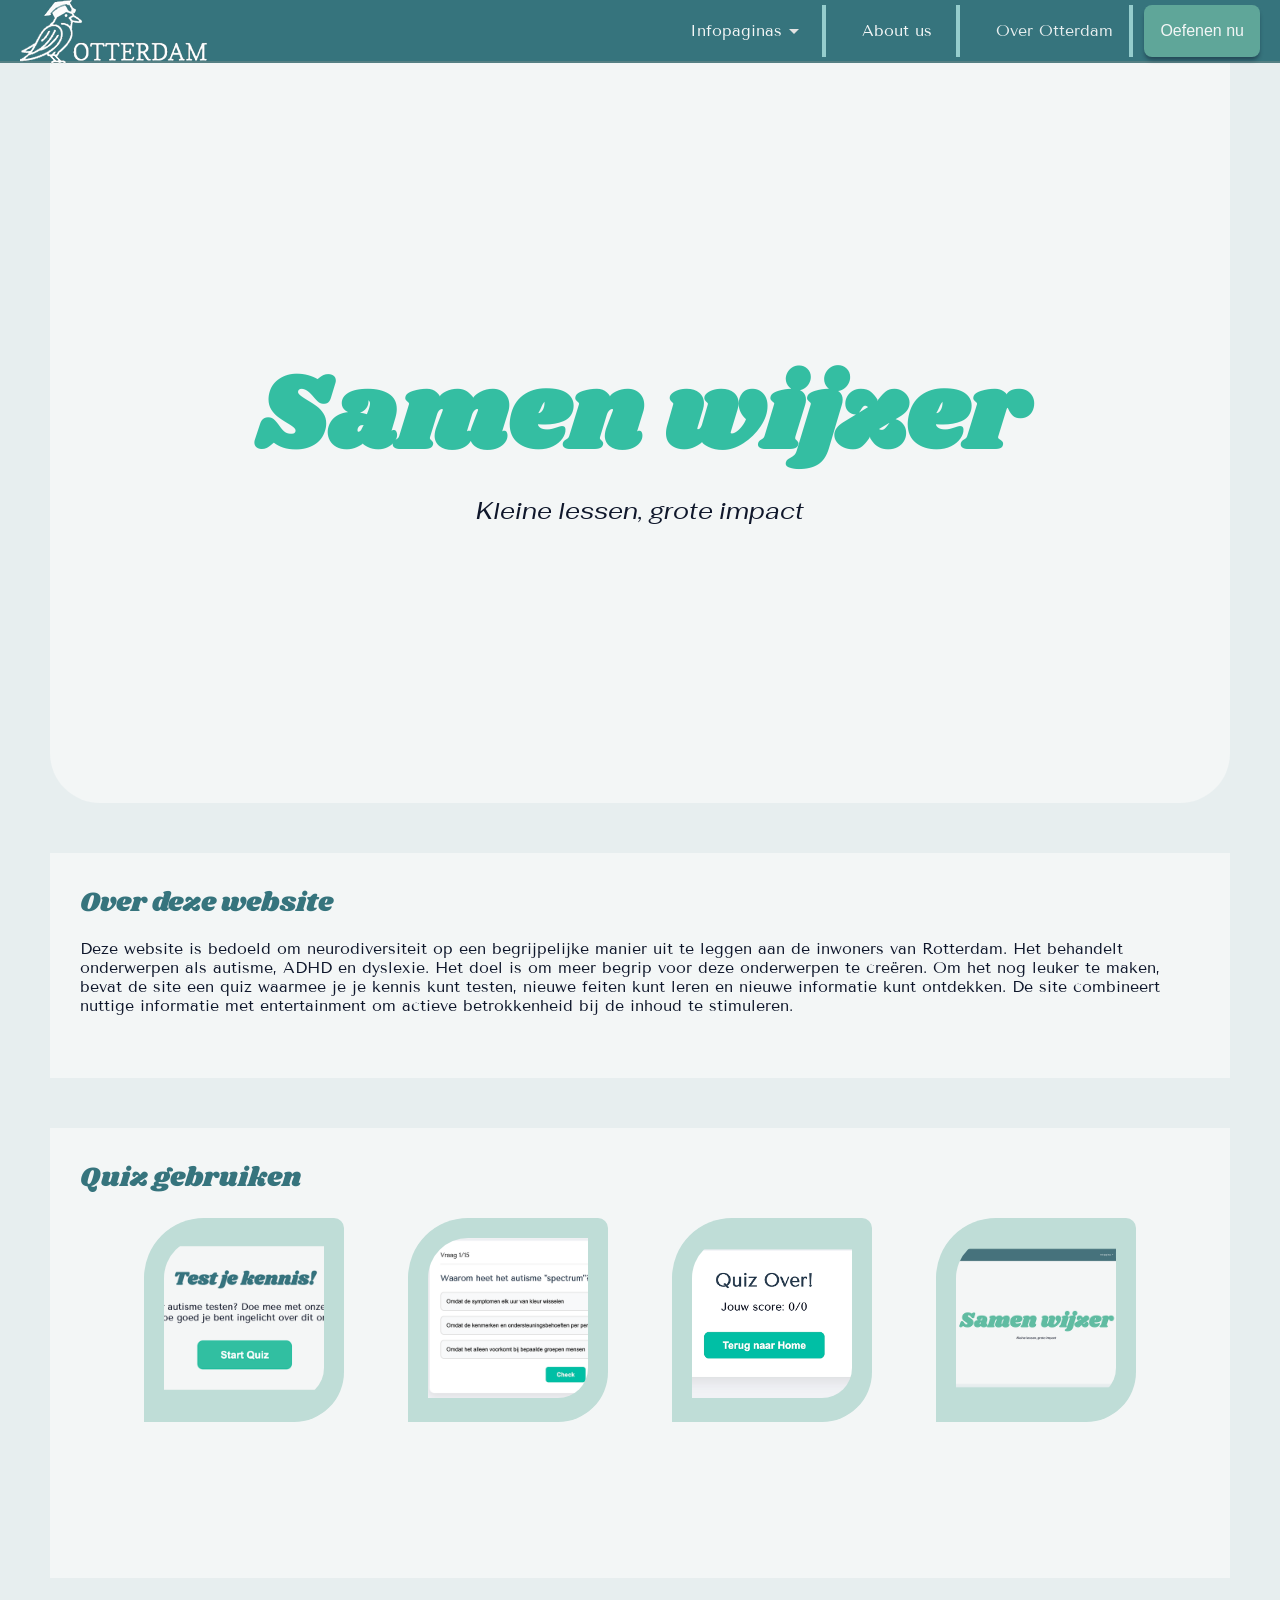
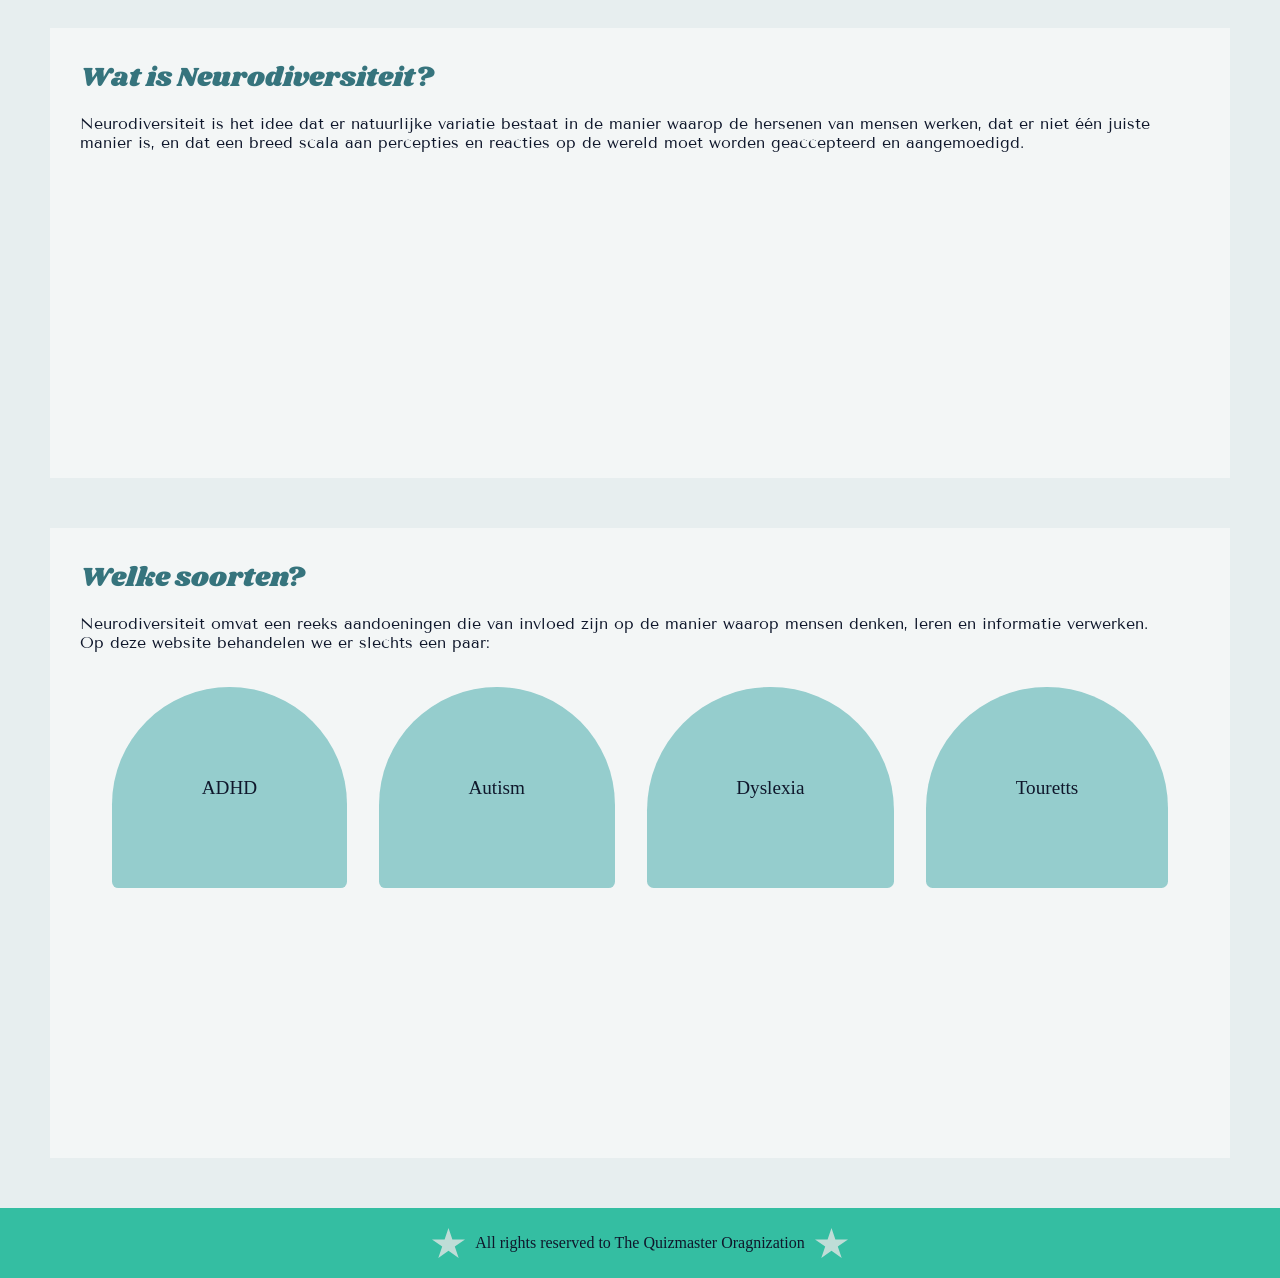
<file: Index.html>
<!doctype html>
<html lang="en">
<head>
  <meta charset="UTF-8" />
  <meta name="viewport" content="width=device-width, initial-scale=1.0" />
  <link rel="stylesheet" href="Styles/Main.css" />
    <link rel="stylesheet" href="Styles/home.css" />
    <script src="./Scripts/screensaver.js" defer></script>
  <title>Quiziee</title>
</head>

<body>
  <!--Navigatie-->
  <div class="header">
    <div class="logo">
      <a href="Index.html"> <img src="img/logo2.png" /></a>
    </div>

    <div class="random_tx">Words this is very important Words</div>
    <div class="nav_div">
      <div class="dropdown">
        <div class="info_btn">
          Infopaginas
          <img src="Icons/arrow_drop_down_23dp_E3E3E3_FILL0_wght400_GRAD0_opsz24.svg" class="drop_img" height="24px" />
        </div>

        <div class="drop-content">
          <a href="./Paginas/ADHD.html">ADHD</a>
          <a href="./Paginas/Autism.html">Autism</a>
          <a href="./Paginas/Dyslexia.html">Dyslexia</a>
          <a href="./Paginas/Touretts.html">Touretts</a>
        </div>

      </div>
      <div class="nav_btn btn1">
        <a href="./Paginas/AboutUs.html"> About us </a>
      </div>
      <div class="nav_btn btn2">Over Otterdam</div>
      <button class="btn_oefen">Oefenen nu</button>
    </div>
  </div>
  <!-- ------ -->

  <!--Hero-->
  <div class="cont_hero">
    <div class="hero_text">
      <h1 class="main_text">Samen wijzer</h1>
      <p class="subheader">
        Kleine lessen, grote impact
      </p>
    </div>
  </div>
  <!--Section 1-->

  <div class="sec1">
    <div class="para_header">Over deze website</div>
    <p>
      Deze website is bedoeld om neurodiversiteit op een begrijpelijke manier uit te leggen aan de inwoners van
      Rotterdam. Het behandelt onderwerpen als autisme, ADHD en dyslexie. Het doel is om meer begrip voor deze
      onderwerpen te creëren.
      Om het nog leuker te maken, bevat de site een quiz waarmee je je kennis kunt testen, nieuwe feiten kunt leren en
      nieuwe informatie kunt ontdekken. De site combineert nuttige informatie met entertainment om actieve betrokkenheid
      bij de inhoud te stimuleren.
    </p>
  </div>

  <!--Section 2-->
  <div class="sec2">
    <div class="para_header">Quiz gebruiken</div>
    <div class="sec_imgs">
      <div class="img_div">
        <img src="img/input1.png" />
      </div>
      <div class="img_div">
        <img src="img/input2.png" />
      </div>
      <div class="img_div">
        <img src="img/input3.png" />
      </div>
      <div class="img_div">
        <img src="img/input4.png" />
      </div>
    </div>
  </div>

  <!--Section 3-->
  <div class="sec3">
    <div class="para_header">Wat is Neurodiversiteit?</div>
    <p>
      Neurodiversiteit is het idee dat er natuurlijke variatie bestaat in de manier waarop de hersenen van mensen
      werken, dat er niet één juiste manier is, en dat een breed scala aan percepties en reacties op de wereld moet
      worden geaccepteerd en aangemoedigd.
    </p>
  </div>

  <!--Section 4-->
  <div class="sec4">
    <div class="para_header"> Welke soorten? </div>
    <p class="sec4_p">
      Neurodiversiteit omvat een reeks aandoeningen die van invloed zijn op de manier waarop mensen denken, leren en
      informatie verwerken. <br> Op deze website behandelen we er slechts een paar:
    </p>
    <div class="sec4_cont">
      <div class="txt_block">
        <a href="Paginas/ADHD.html"></a>
        <a href="Paginas/ADHD.html"> ADHD </a>
      </div>
      <div class="txt_block">
        <a href="Paginas/Autism.html"></a>
        <p>
          <a href="Paginas/Autism.html"> Autism </a>
        </p>
      </div>
      <div class="txt_block">
        <a href="Paginas/Dyslexia.html"></a>
        <p>
          <a href="Paginas/Dyslexia.html"> Dyslexia </a>
        </p>
      </div>
      <div class="txt_block">
        <a href="Paginas/Touretts.html"></a>
        <p>
          <a href="Paginas/Touretts.html"> Touretts </a>
        </p>
      </div>
    </div>
  </div>

  <!--Footer-->
  <div class="footer">
    <img src="img/Star 6.svg" />

    <p>All rights reserved to The Quizmaster Oragnization</p>

    <img src="img/Star 6.svg" />
  </div>

  <div class="screensaver-layout hidden">
    <div id="box">
      <img src="./img/brain.png" alt="Image of an brain" class="screensaver-image">
    </div>
  </div>
</body>
</html>
</file>
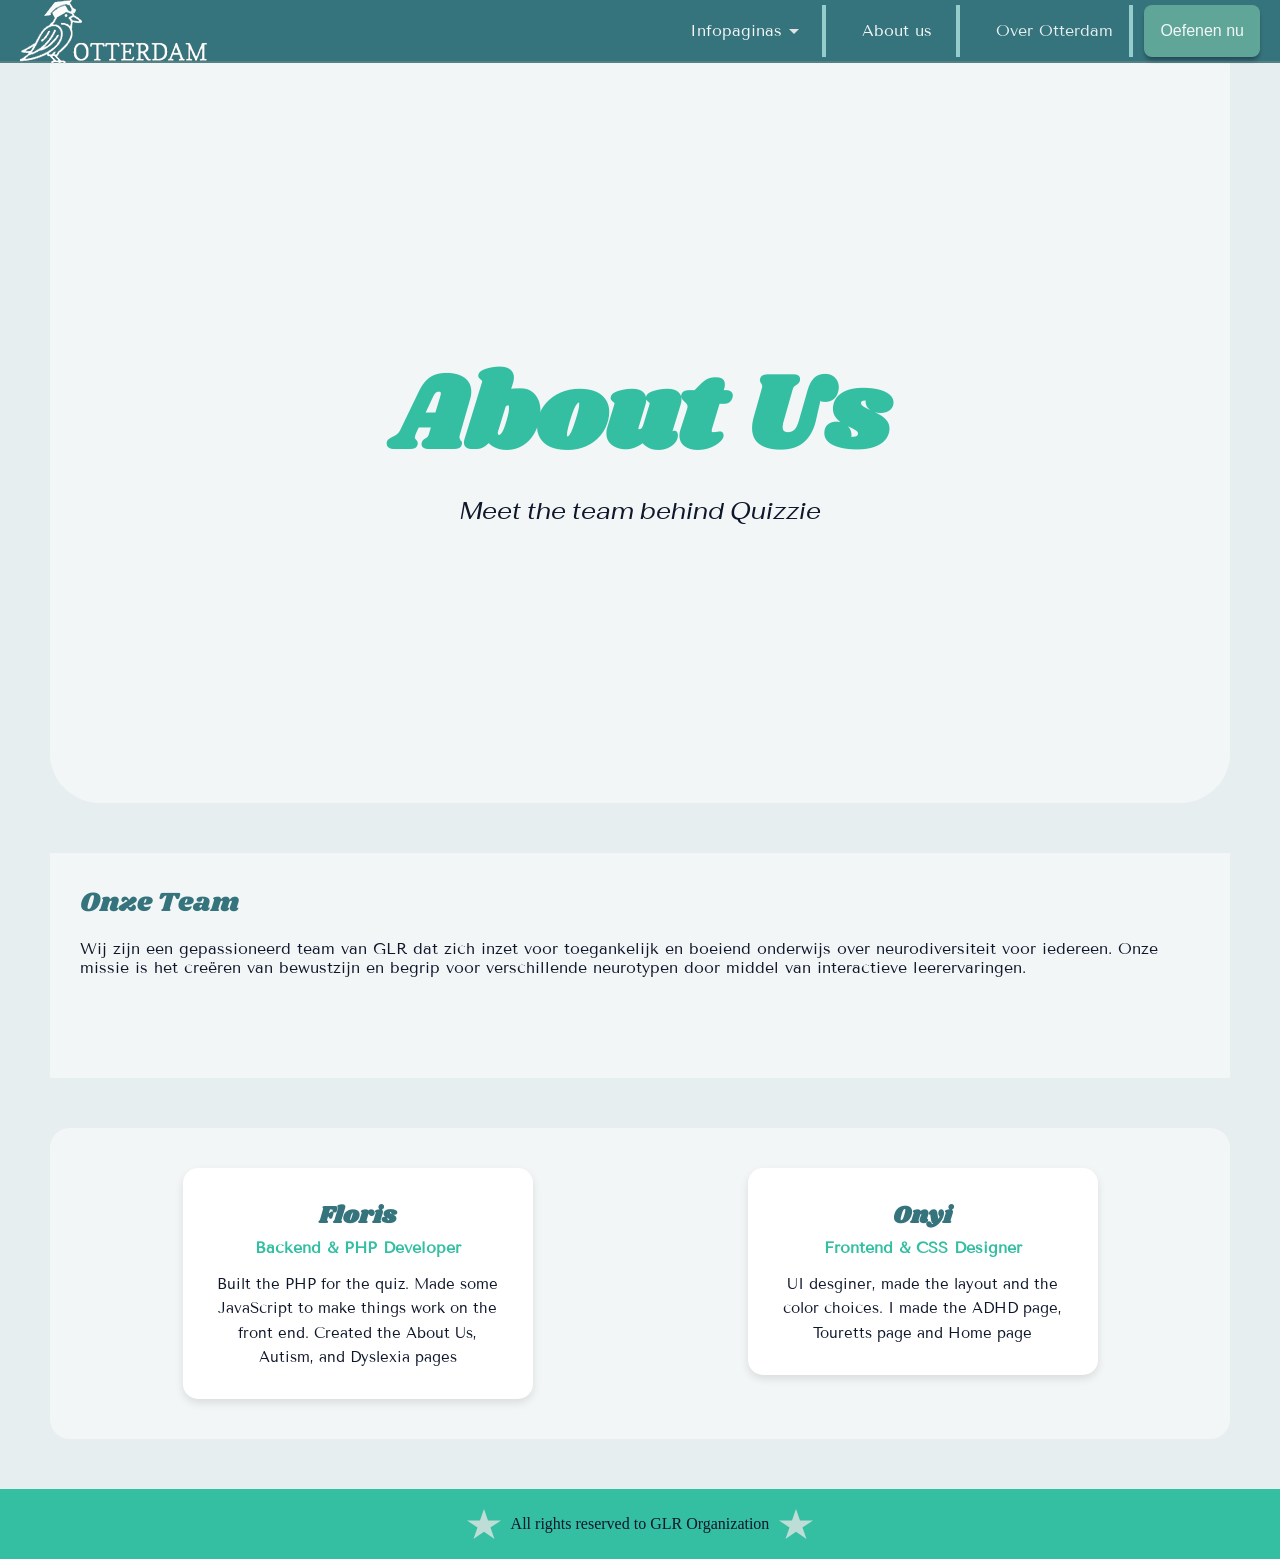
<file: Paginas/AboutUs.html>
<!DOCTYPE html>
<html lang="en">

<head>
  <meta charset="UTF-8" />
  <meta name="viewport" content="width=device-width, initial-scale=1.0" />
  <link rel="stylesheet" href="../Styles/Main.css" />
  <link rel="stylesheet" href="../Styles/AboutUs.css" />
  <script src="../Scripts/screensaver.js" defer></script>
  <title>About Us</title>
</head>

<body>
  <div class="header">
    <div class="logo">
      <a href="../Index.html"> <img src="../img/logo2.png" /></a>
    </div>

    <div class="random_tx">Words this is very important Words</div>
    <div class="nav_div">
      <div class="dropdown">
        <div class="info_btn">
          Infopaginas
          <img src="../Icons/arrow_drop_down_23dp_E3E3E3_FILL0_wght400_GRAD0_opsz24.svg" class="drop_img"
            height="24px" />
        </div>

        <div class="drop-content">
          <a href="../Paginas/ADHD.html">ADHD</a>
          <a href="../Paginas/Autism.html">Autism</a>
          <a href="../Paginas/Dyslexia.html">Dyslexia</a>
          <a href="../Paginas/Touretts.html">Touretts</a>
        </div>
      </div>
      <div class="nav_btn btn1">
        <a href="../Paginas/AboutUs.html"> About us </a>
      </div>
      <div class="nav_btn btn2">Over Otterdam</div>
      <button class="btn_oefen">Oefenen nu</button>
    </div>
  </div>

  <div class="cont_hero">
    <div class="hero_text">
      <h1 class="main_text">About Us</h1>
      <p class="subheader">Meet the team behind Quizzie</p>
    </div>
  </div>

  <div class="sec1">
    <div class="para_header">Onze Team</div>
    <p>
      Wij zijn een gepassioneerd team van GLR dat zich inzet voor toegankelijk en boeiend onderwijs over neurodiversiteit voor iedereen.
      Onze missie is het creëren van bewustzijn en begrip voor verschillende neurotypen door middel van interactieve leerervaringen.
    </p>
  </div>

  <div class="team_section">
    <div class="team_member">
      <div class="info">
        <h2 class="name">Floris</h2>
        <p class="role">Backend & PHP Developer</p>
        <p class="bio">
          Built the PHP for the quiz. Made some JavaScript to make things work on the front end. Created the About Us, Autism, and Dyslexia pages
        </p>
      </div>
    </div>

    <div class="team_member">
      <div class="info">
        <h2 class="name">Onyi</h2>
        <p class="role">Frontend & CSS Designer</p>
        <p class="bio">
          UI desginer, made the layout and the color choices.
          I made the ADHD page, Touretts page and Home page
        </p>
      </div>
    </div>
  </div>

  <div class="footer">
    <img src="../img/Star 6.svg">

    <p>All rights reserved to GLR Organization</p>

    <img src="../img/Star 6.svg">
  </div>

  <div class="screensaver-layout hidden">
    <div id="box">
      <img src="../img/brain.png" alt="Image of an brain" class="screensaver-image">
    </div>
  </div>

</html>
</file>
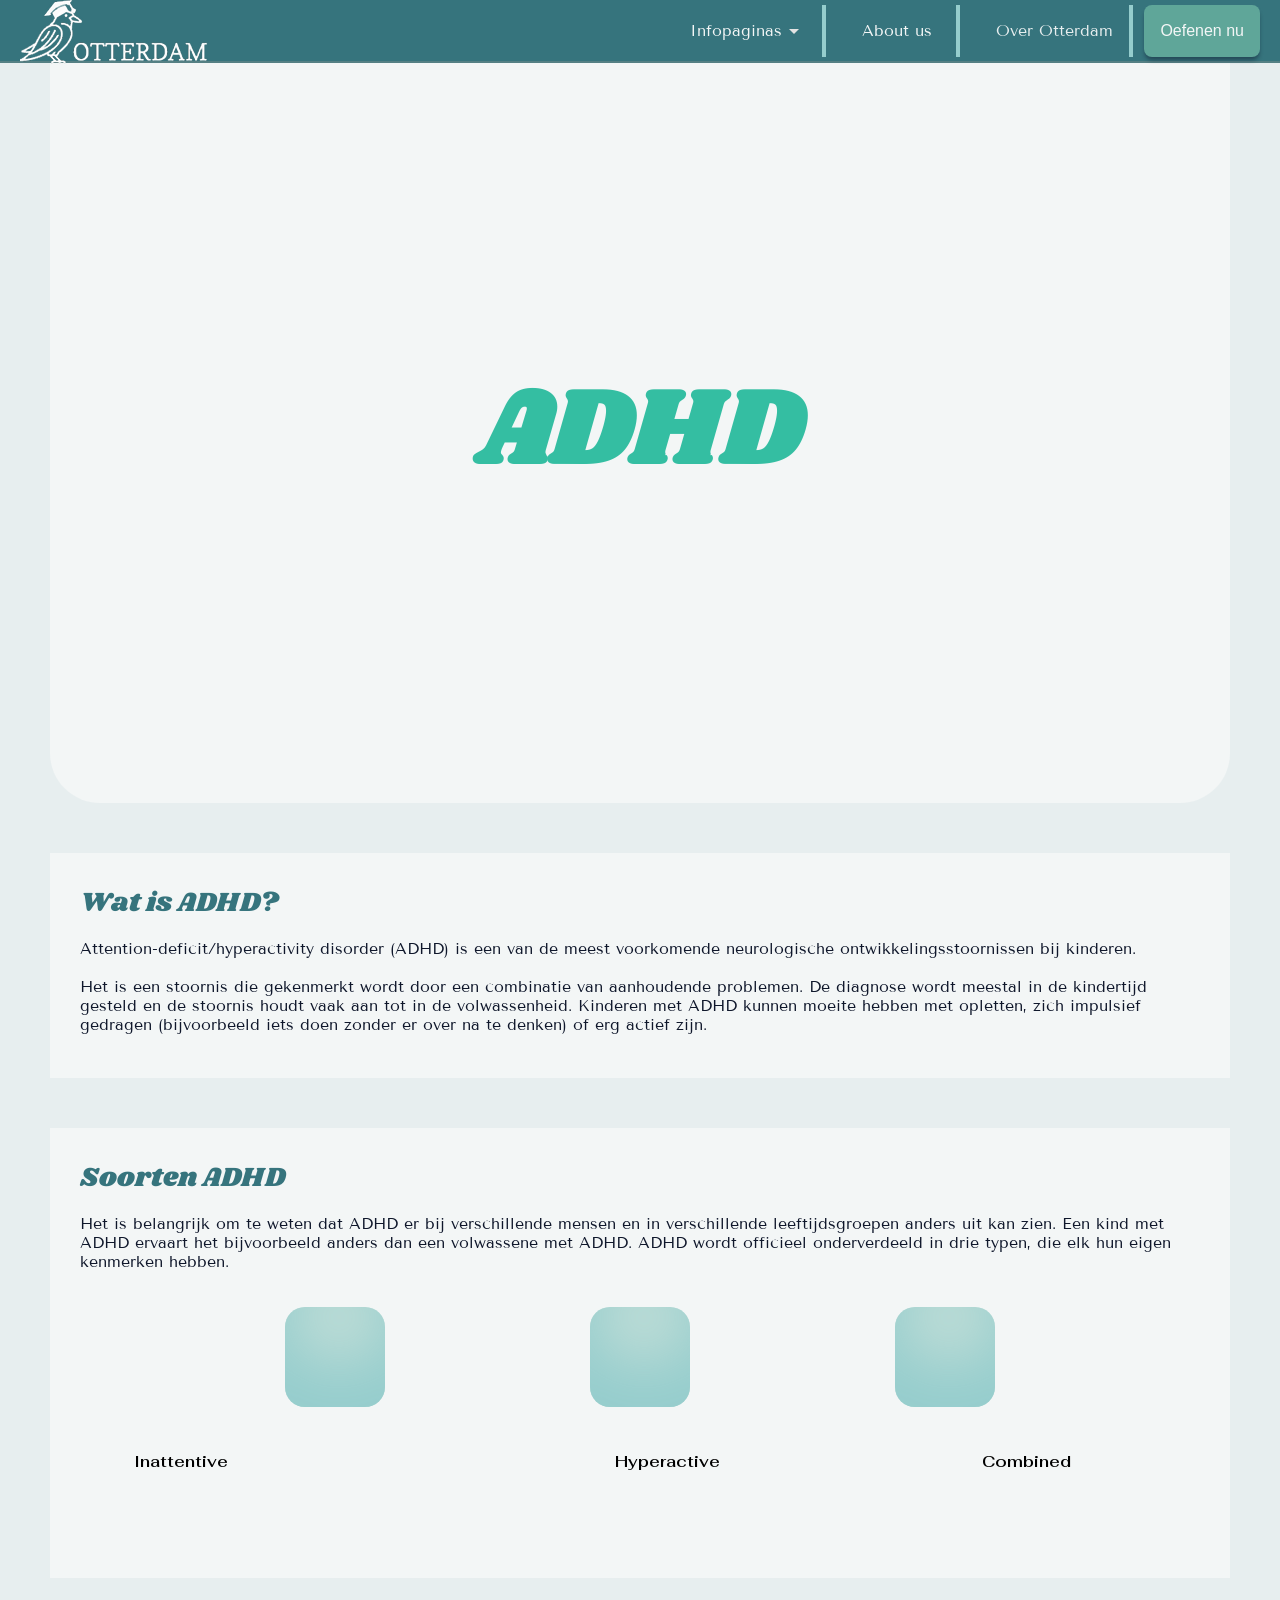
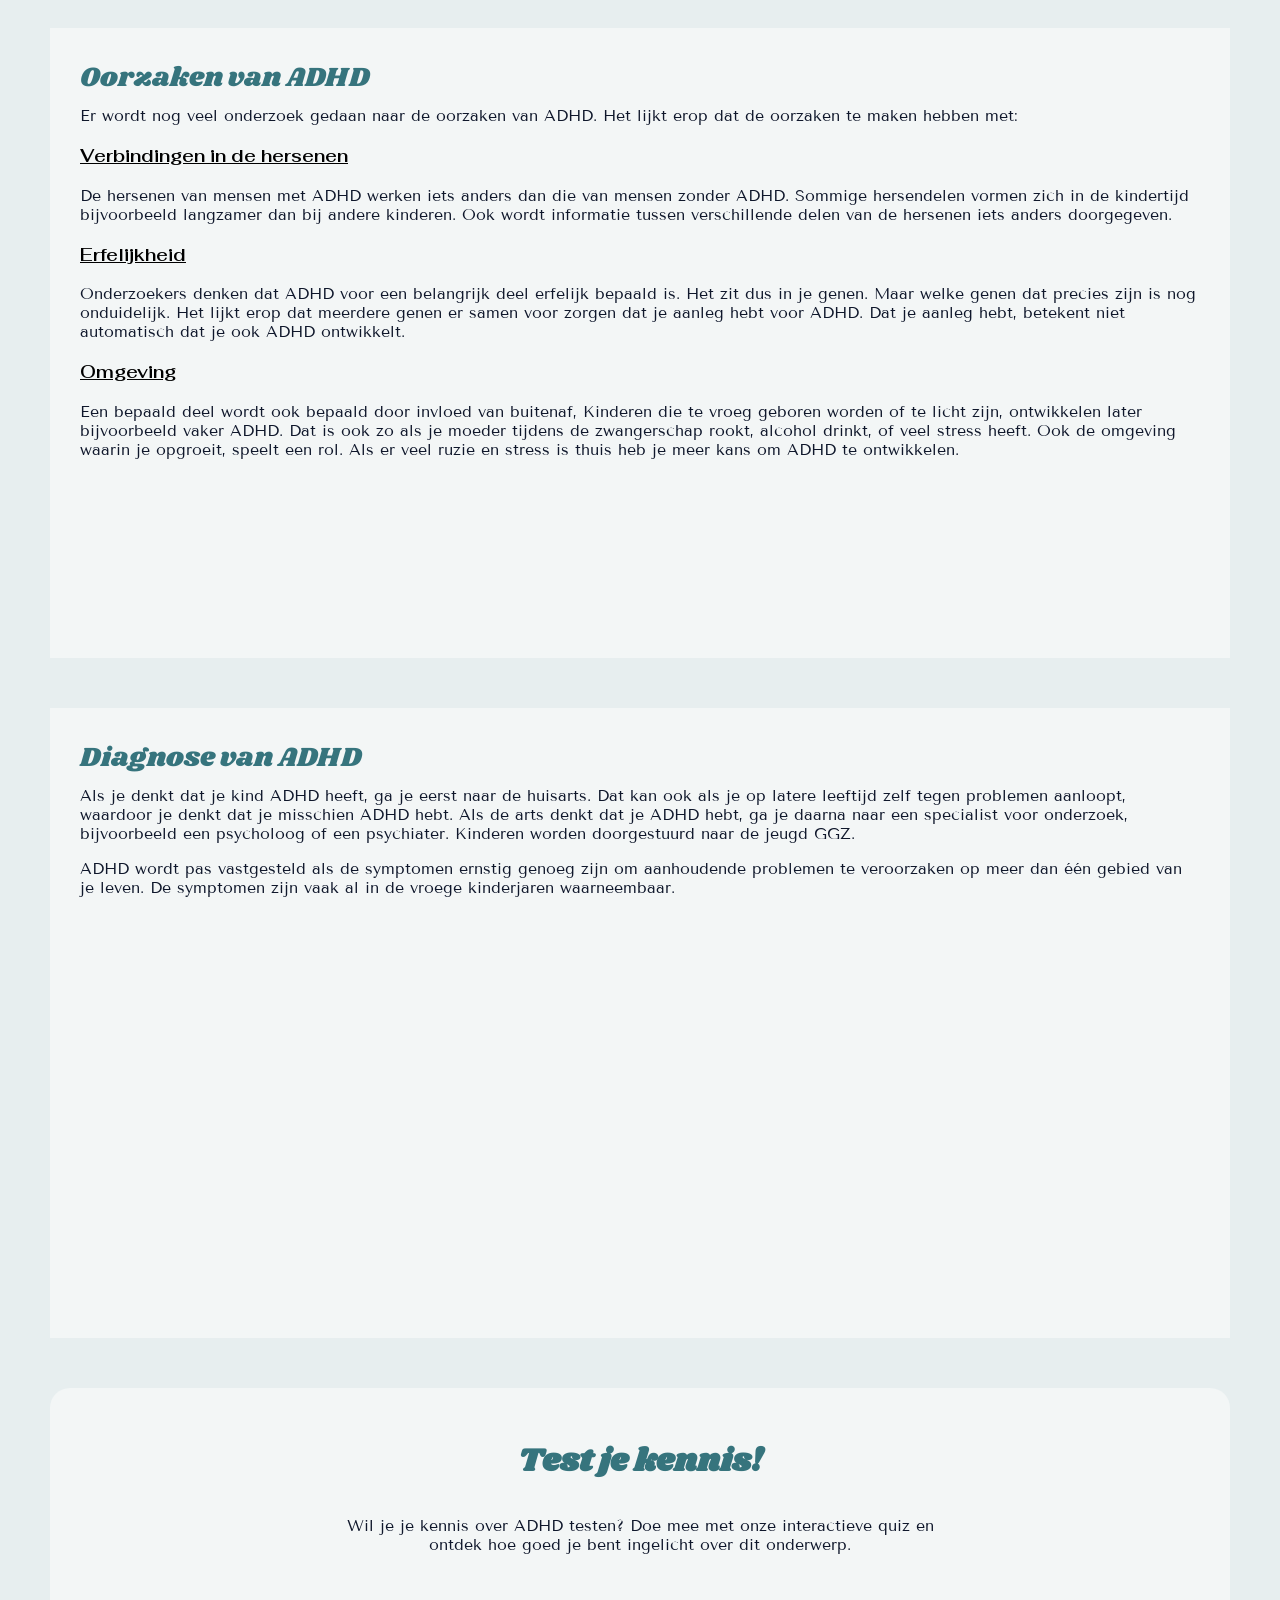
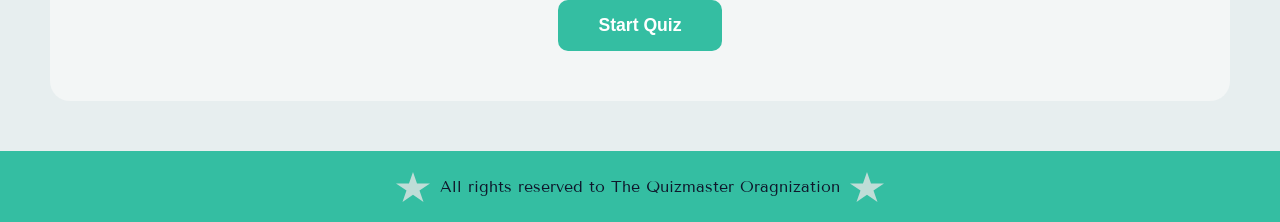
<file: Paginas/ADHD.html>
<!doctype html>
<html lang="en">


<head>
  <meta charset="UTF-8" />
  <meta name="viewport" content="width=device-width, initial-scale=1.0" />
  <script src="../Scripts/ADHD.js" defer></script>
  <script src="../Scripts/screensaver.js" defer></script>
  <link rel="stylesheet" href="../Styles/ADHD.css" />
  <link rel="stylesheet" href="../Styles/Main.css">
  <title>ADHD</title>
</head>

<body>
  <!--Navigatie-->
  <div class="header">
    <div class="logo">
      <a href="../Index.html">
        <img src="../img/logo2.png" href="../Index.html" /></a>
    </div>

    <div class="random_tx">Words, this is vert important Words</div>
    <div class="nav_div">
      <!-- <button class="nav_btn"> <a href="#"> Infopaginas </a></button> -->
      <div class="dropdown">
        <div class="info_btn">
          Infopaginas
          <img src="../Icons/arrow_drop_down_23dp_E3E3E3_FILL0_wght400_GRAD0_opsz24.svg" class="drop_img"
            height="24px" />
        </div>

        <div class="drop-content">
          <a href="../Paginas/ADHD.html">ADHD</a>
          <a href="../Paginas/Autism.html">Autism</a>
          <a href="../Paginas/Dyslexia.html">Dyslexia</a>
          <a href="../Paginas/Touretts.html">Touretts</a>
        </div>
      </div>
      <div class="nav_btn btn1">
        <a href="../Paginas/AboutUs.html"> About us </a>
      </div>
      <div class="nav_btn btn2">Over Otterdam</div>
      <button class="btn_oefen">Oefenen nu</button>
    </div>
  </div>
  <!-- ------ -->
  <!--Hero_info-->
  <div class="cont_hero">
    <div class="hero_text">
      <h1 class="main_text">ADHD</h1>
    </div>
  </div>

  <!--Section 1-->
  <div class="sec1">
    <div class="para_header">Wat is ADHD?</div>
    <p>
      Attention-deficit/hyperactivity disorder (ADHD) is een van de meest
      voorkomende neurologische ontwikkelingsstoornissen bij kinderen.
      <br /><br />
      Het is een stoornis die gekenmerkt wordt door een combinatie van
      aanhoudende problemen. De diagnose wordt meestal in de kindertijd
      gesteld en de stoornis houdt vaak aan tot in de volwassenheid. Kinderen
      met ADHD kunnen moeite hebben met opletten, zich impulsief gedragen
      (bijvoorbeeld iets doen zonder er over na te denken) of erg actief zijn.
    </p>
  </div>

  <!--Section 2-->
  <div class="sec2">
    <div class="para_header">Soorten ADHD</div>
    <p>
      Het is belangrijk om te weten dat ADHD er bij verschillende mensen en in
      verschillende leeftijdsgroepen anders uit kan zien. Een kind met ADHD
      ervaart het bijvoorbeeld anders dan een volwassene met ADHD. ADHD wordt
      officieel onderverdeeld in drie typen, die elk hun eigen kenmerken
      hebben.
    </p>

    <div class="sec_imgs">
      <!-- ---------------Inattentive------------------ -->
      <div class="types_div">
        <!-- Animation -->
        <div class="A_div inatt"></div>


      </div>

      <!-- ---------------Hyper------------------ -->

      <div class="types_div">
        <!-- Animation -->
        <div class="A_div impuls"></div>


      </div>

      <!-- ---------------combined------------------ -->
      <div class="types_div">
        <!-- Animation -->
        <div class="A_div comned"></div>
        <!-- ---------- -->
      </div>


      <!-- Info -->
      <div class="info_div">
        <div class="divinfo">
          <div class="infoheader"> Inattentive </div>
          <div class="hide">
            <p>

              Deze vorm van ADHD heeft invloed op je vermogen om op een taak te concentreren en deze af te ronden. Je
              zal misschien taken uit stellen die je concentratie vereisen. Je zit vaak in je eigen wereld, voor anderen
              lijkt het alsof je aan het dagdromen bent. Dit heette vroeger ADD, Attention Deficit Disorder.
            </p>
          </div>
        </div>

        <div class="hype_info">
          <div class="infoheader"> Hyperactive </div>
          <div class="hide_hyper">
            <p>
              Deze vorm van ADHD beïnvloedt je vermogen om stil te zitten of je comfortabel te voelen als je op één plek
              moet blijven. Je kunt ook moeite hebben om te wachten tot je aan de beurt bent om te spreken of iets te
              doen.
            </p>
          </div>
        </div>


        <div class="comb_info">
          <div class="infoheader"> Combined </div>
          <div class="hide_com">
            <p>
              Deze vorm van ADHD komt het meest voor.
              Je hebt kenmerken van allebei de andere soorten. Je bent dus druk én je hebt moeite met aandacht.
            </p>
          </div>
        </div>
      </div>




    </div>
  </div>

  <!-- Section 3 -->
  <div class="sec3">
    <div class="para_header"> Oorzaken van ADHD </div>

    <div class="sec3_cont">
      <div class="txtblox">
        <p>
          Er wordt nog veel onderzoek gedaan naar de oorzaken van ADHD.
          Het lijkt erop dat de oorzaken te maken hebben met:
        </p>
      </div>
      <div class="txtblox">
        <div class="subhead_txt"> Verbindingen in de hersenen </div>
        <p> De hersenen van mensen met ADHD werken iets anders dan die van mensen zonder ADHD. Sommige hersendelen
          vormen zich in de kindertijd bijvoorbeeld langzamer dan bij andere kinderen. Ook wordt informatie tussen
          verschillende delen van de hersenen iets anders doorgegeven. </p>
      </div>
      <div class="txtblox">
        <div class="subhead_txt"> Erfelijkheid </div>
        <p>
          Onderzoekers denken dat ADHD voor een belangrijk deel erfelijk bepaald is. Het zit dus in je genen. Maar welke
          genen dat precies zijn is nog onduidelijk. Het lijkt erop dat meerdere genen er samen voor zorgen dat je
          aanleg hebt voor ADHD. Dat je aanleg hebt, betekent niet automatisch dat je ook ADHD ontwikkelt.
        </p>
      </div>
      <div class="txtblox">
        <div class="subhead_txt"> Omgeving </div>
        <p>
          Een bepaald deel wordt ook bepaald door invloed van buitenaf, Kinderen die te vroeg geboren worden of te licht
          zijn, ontwikkelen later bijvoorbeeld vaker ADHD. Dat is ook zo als je moeder tijdens de zwangerschap rookt,
          alcohol drinkt, of veel stress heeft. Ook de omgeving waarin je opgroeit, speelt een rol. Als er veel ruzie en
          stress is thuis heb je meer kans om ADHD te ontwikkelen.
        </p>
      </div>
    </div>

  </div>

  <!-- seection 4 -->
  <div class="sec4">
    <div class="para_header"> Diagnose van ADHD </div>
    <p>
      Als je denkt dat je kind ADHD heeft, ga je eerst naar de huisarts. Dat kan ook als je op latere leeftijd zelf
      tegen problemen aanloopt, waardoor je denkt dat je misschien ADHD hebt. Als de arts denkt dat je ADHD hebt, ga je
      daarna naar een specialist voor onderzoek, bijvoorbeeld een psycholoog of een psychiater. Kinderen worden
      doorgestuurd naar de jeugd GGZ. 

      <p>ADHD wordt pas vastgesteld als de symptomen ernstig genoeg zijn om aanhoudende problemen te veroorzaken op meer
      dan één gebied van je leven. De symptomen zijn vaak al in de vroege kinderjaren waarneembaar.
      </p>
    </p>

  </div>


  <!-- seection 5 -->
  <div class="quiz_section">
    <div class="quiz_content">
      <h2>Test je kennis!</h2>
      <p>Wil je je kennis over ADHD testen? Doe mee met onze interactieve quiz en ontdek hoe goed je bent ingelicht over dit onderwerp.</p>
      <form action="../Quiz/Quiz.php" method="post">
        <input type="hidden" name="topic" value="adhd"> <!-- Value moet de topic zijn anders werkt the pagina niet-->
        <input type="submit" value="Start Quiz" class="quiz-button">
      </form>
    </div>
  </div>
        <!--Footer-->
  <div class="footer">
    <img src="../img/Star 6.svg" />

    <p>All rights reserved to The Quizmaster Oragnization</p>

    <img src="../img/Star 6.svg" />
  </div>

  <div class="screensaver-layout hidden">
    <div id="box">
      <img src="../img/brain.png" alt="Image of an brain" class="screensaver-image">
    </div>
  </div>


</body>

</html>
</file>
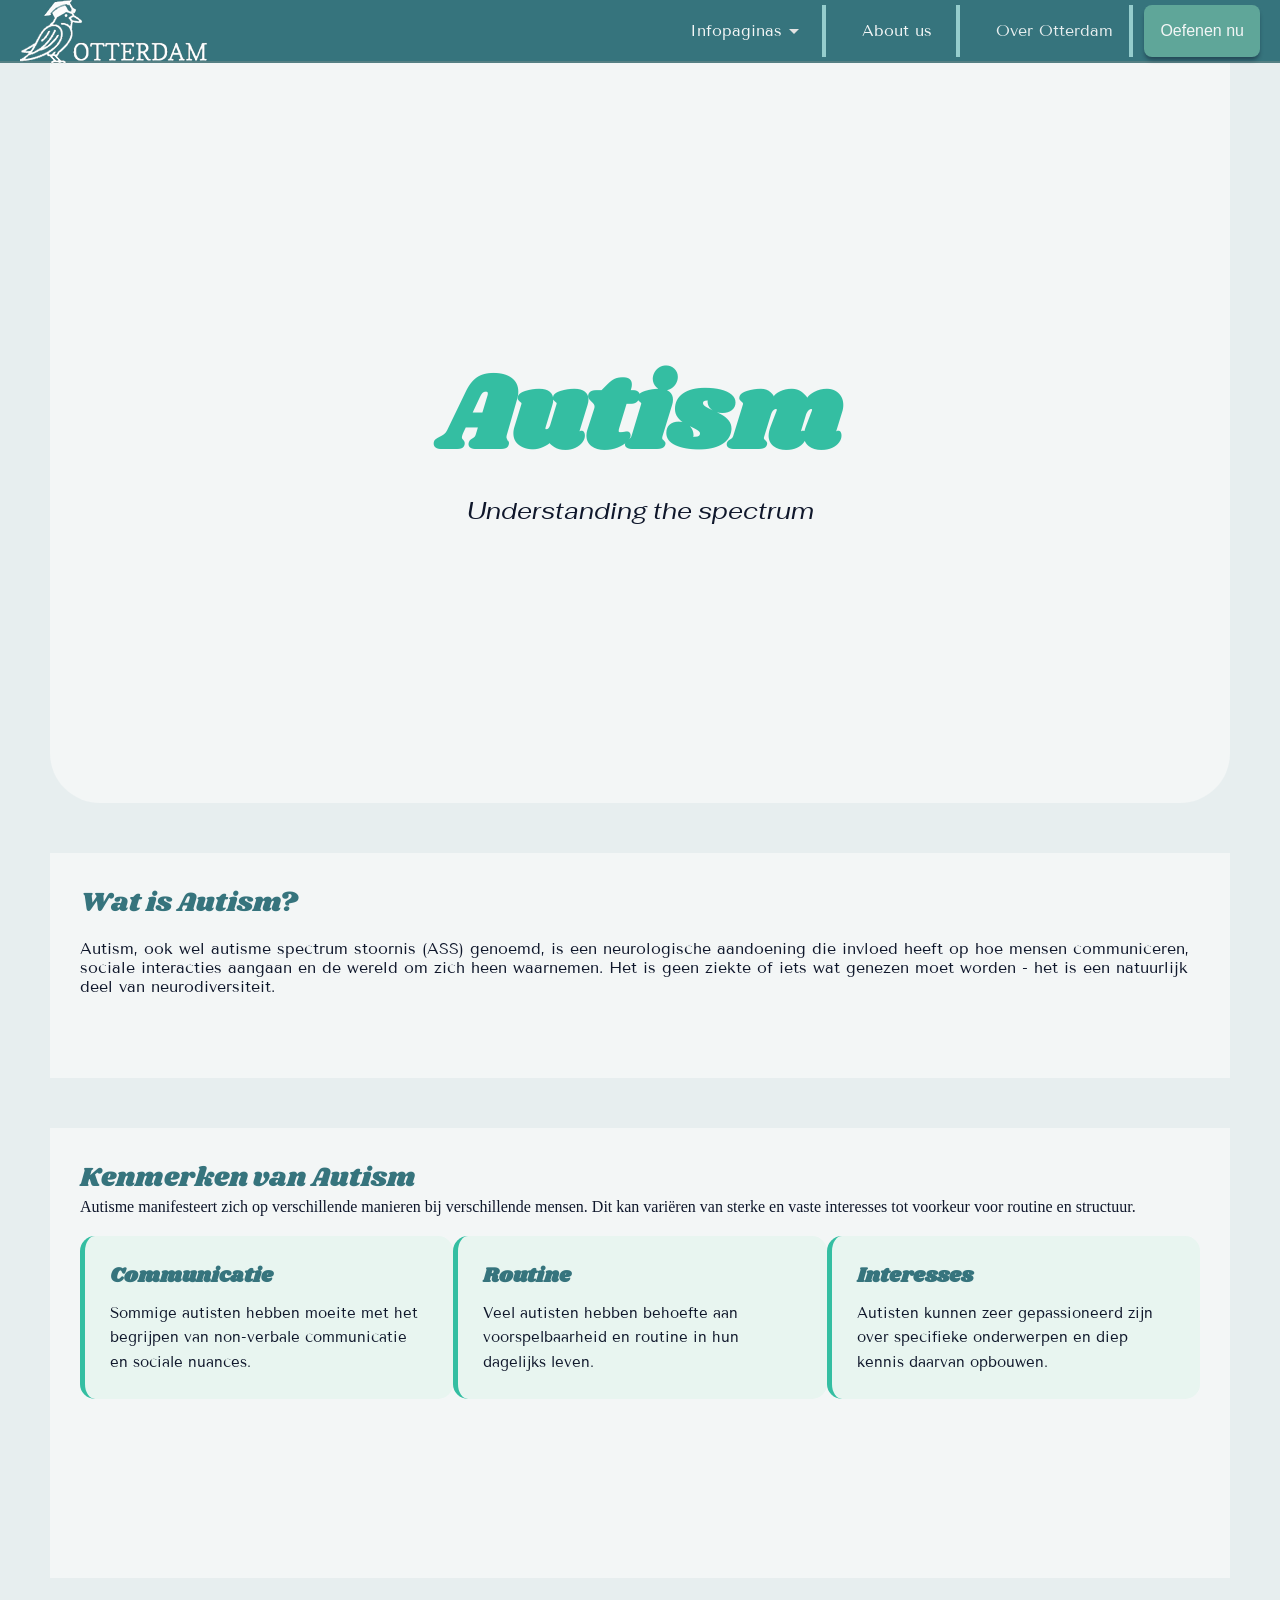
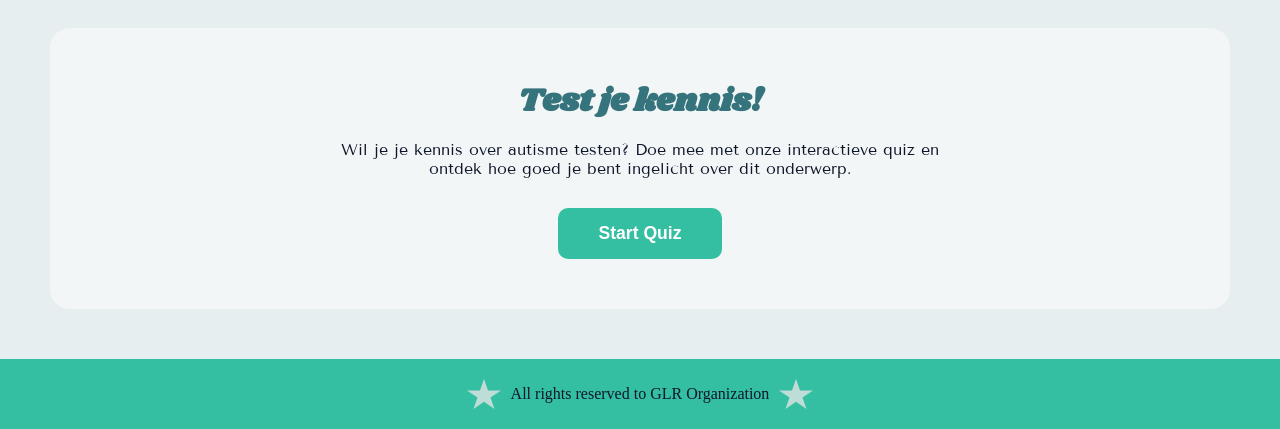
<file: Paginas/Autism.html>
<!DOCTYPE html>
<html lang="en">
<head>
    <meta charset="UTF-8">
    <meta name="viewport" content="width=device-width, initial-scale=1.0">
    <link rel="stylesheet" href="../Styles/Main.css">
    <link rel="stylesheet" href="../Styles/Autism.css">
    <script src="../Scripts/screensaver.js" defer></script>
    <title>Autism</title>
</head>
<body>
    <!--Navigatie-->
     <div class="header">
        <div class="logo">
            <a href="../Index.html"> <img src="../img/logo2.png" href="../Index.html"></a>
            
        </div>

        <div class="random_tx">
            Words, this is vert important Words
        </div>
        <div class="nav_div">
            <!-- <button class="nav_btn"> <a href="#"> Infopaginas </a></button> -->
            <div class="dropdown">
                <div class="info_btn">
                    Infopaginas
                    <img src="../Icons/arrow_drop_down_23dp_E3E3E3_FILL0_wght400_GRAD0_opsz24.svg" class="drop_img" height="24px">
                </div>

                <div class="drop-content">
                    <a href="../Paginas/ADHD.html">ADHD</a>
                    <a href="../Paginas/Autism.html">Autism</a>
                    <a href="../Paginas/Dyslexia.html">Dyslexia</a>
                    <a href="../Paginas/Touretts.html">Touretts</a>
                </div>
            
            </div>
            <div class="nav_btn btn1"> <a href="../Paginas/AboutUs.html"> About us </a></div>
            <div class="nav_btn btn2"> Over Otterdam</div>
            <button class="btn_oefen">Oefenen nu</button>
        </div>
    </div>

    <div class="cont_hero">
        <div class="hero_text">
            <h1 class="main_text">Autism</h1>
            <p class="subheader">Understanding the spectrum</p>
        </div>
    </div>

    <div class="sec1">
        <div class="para_header">Wat is Autism?</div>
        <p>
            Autism, ook wel autisme spectrum stoornis (ASS) genoemd, is een neurologische aandoening die invloed heeft op hoe mensen communiceren, sociale interacties aangaan en de wereld om zich heen waarnemen. Het is geen ziekte of iets wat genezen moet worden - het is een natuurlijk deel van neurodiversiteit.
        </p>
    </div>

    <div class="sec2">
        <div class="para_header">Kenmerken van Autism</div>
        <p>
            Autisme manifesteert zich op verschillende manieren bij verschillende mensen. Dit kan variëren van sterke en vaste interesses tot voorkeur voor routine en structuur.
        </p>
        <div class="sec_imgs">
            <div class="trait_box">
                <h3>Communicatie</h3>
                <p>Sommige autisten hebben moeite met het begrijpen van non-verbale communicatie en sociale nuances.</p>
            </div>
            <div class="trait_box">
                <h3>Routine</h3>
                <p>Veel autisten hebben behoefte aan voorspelbaarheid en routine in hun dagelijks leven.</p>
            </div>
            <div class="trait_box">
                <h3>Interesses</h3>
                <p>Autisten kunnen zeer gepassioneerd zijn over specifieke onderwerpen en diep kennis daarvan opbouwen.</p>
            </div>
        </div>
    </div>

    <div class="quiz_section">
        <div class="quiz_content">
            <h2>Test je kennis!</h2>
            <p>Wil je je kennis over autisme testen? Doe mee met onze interactieve quiz en ontdek hoe goed je bent ingelicht over dit onderwerp.</p>
            <form action="../Quiz/Quiz.php" method="post">
                <input type="hidden" name="topic" value="autism"> <!-- Value moet de topic zijn anders werkt the pagina niet-->
                <input type="submit" value="Start Quiz" class="quiz-button">
            </form>
        </div>
    </div>

    <div class="footer">
        <img src="../img/Star 6.svg">
        <p>All rights reserved to GLR Organization</p>
        <img src="../img/Star 6.svg">
    </div>

    <div class="screensaver-layout hidden">
        <div id="box">
          <img src="../img/brain.png" alt="Image of an brain" class="screensaver-image">
        </div>
      </div>

</body>
</html>
</file>
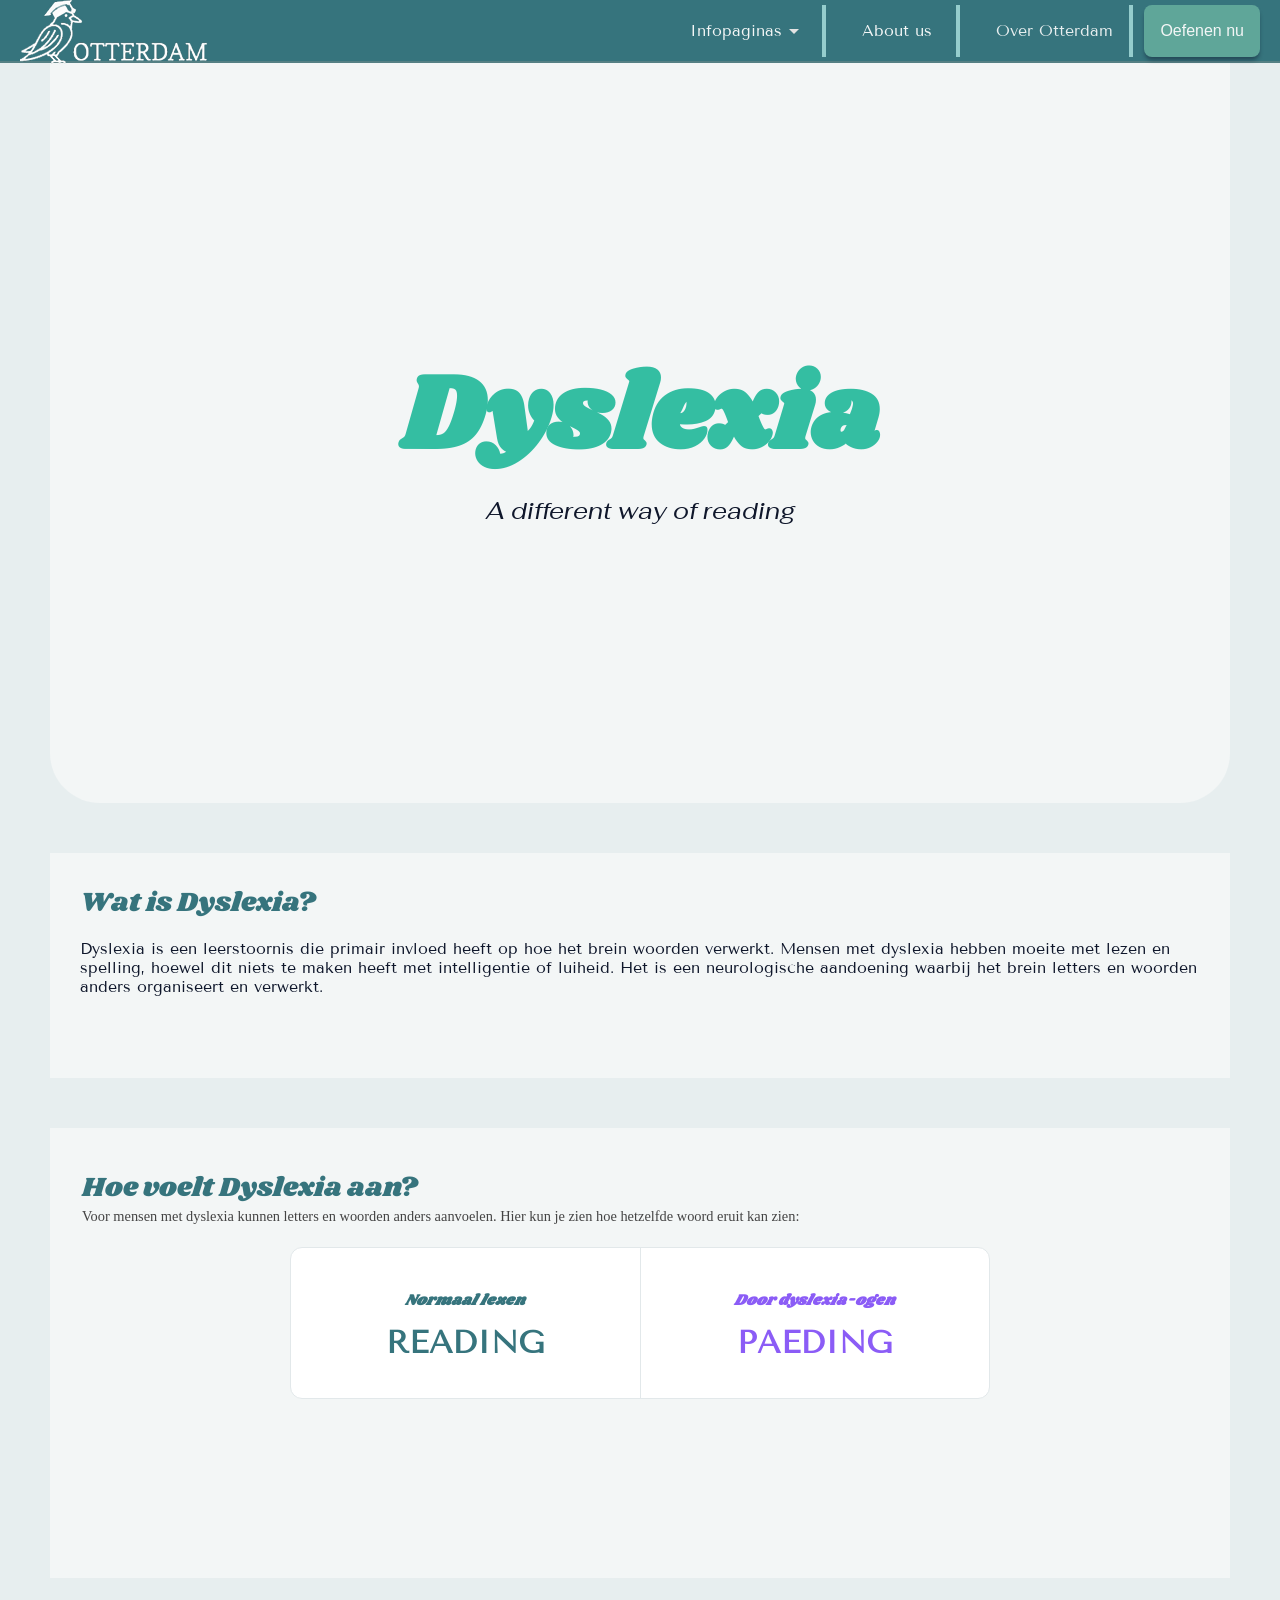
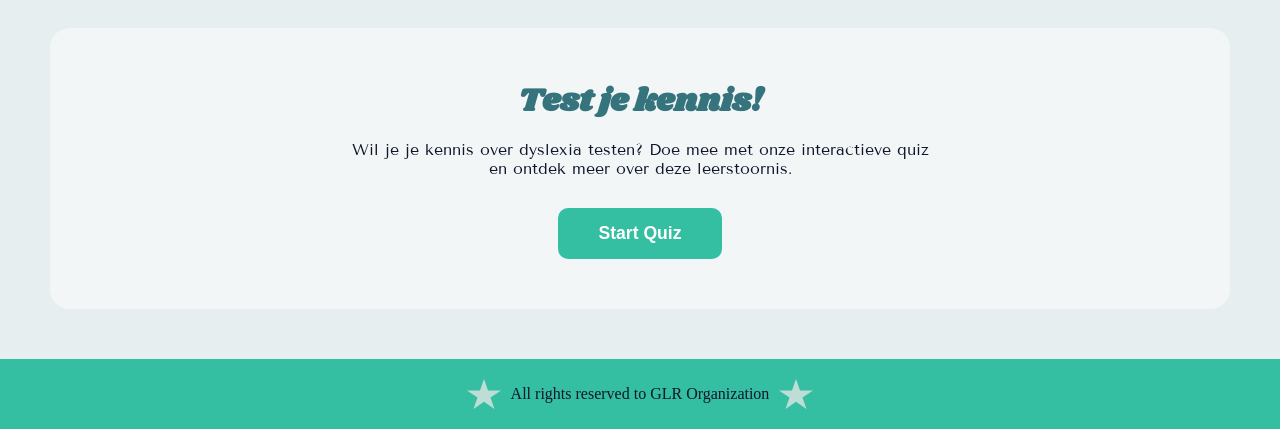
<file: Paginas/Dyslexia.html>
<!DOCTYPE html>
<html lang="en">
<head>
    <meta charset="UTF-8">
    <meta name="viewport" content="width=device-width, initial-scale=1.0">
    <link rel="stylesheet" href="../Styles/Main.css">
    <link rel="stylesheet" href="../Styles/Dyslexia.css">
    <script src="../Scripts/screensaver.js" defer></script>
    <title>Dyslexia</title>
</head>
<body>
    <!--Navigatie-->
     <div class="header">
        <div class="logo">
            <a href="../Index.html"> <img src="../img/logo2.png" href="../Index.html"></a>
            
        </div>

        <div class="random_tx">
            Words, this is vert important Words
        </div>
        <div class="nav_div">
            <!-- <button class="nav_btn"> <a href="#"> Infopaginas </a></button> -->
            <div class="dropdown">
                <div class="info_btn">
                    Infopaginas
                    <img src="../Icons/arrow_drop_down_23dp_E3E3E3_FILL0_wght400_GRAD0_opsz24.svg" class="drop_img" height="24px">
                </div>

                <div class="drop-content">
                    <a href="../Paginas/ADHD.html">ADHD</a>
                    <a href="../Paginas/Autism.html">Autism</a>
                    <a href="../Paginas/Dyslexia.html">Dyslexia</a>
                    <a href="../Paginas/Touretts.html">Touretts</a>
                </div>
            
            </div>
            <div class="nav_btn btn1"> <a href="../Paginas/AboutUs.html"> About us </a></div>
            <div class="nav_btn btn2"> Over Otterdam</div>
            <button class="btn_oefen">Oefenen nu</button>
        </div>
    </div>

    <div class="cont_hero">
        <div class="hero_text">
            <h1 class="main_text">Dyslexia</h1>
            <p class="subheader">A different way of reading</p>
        </div>
    </div>

    <div class="sec1">
        <div class="para_header">Wat is Dyslexia?</div>
        <p>
            Dyslexia is een leerstoornis die primair invloed heeft op hoe het brein woorden verwerkt. Mensen met dyslexia hebben moeite met lezen en spelling, hoewel dit niets te maken heeft met intelligentie of luiheid. Het is een neurologische aandoening waarbij het brein letters en woorden anders organiseert en verwerkt.
        </p>
    </div>

    <div class="sec2">
        <div class="para_header">Hoe voelt Dyslexia aan?</div>
        <p>
            Voor mensen met dyslexia kunnen letters en woorden anders aanvoelen. Hier kun je zien hoe hetzelfde woord eruit kan zien:
        </p>
        <div class="compare-box">
            <div class="side">
                <h3>Normaal lezen</h3>
                <div class="word normal">READING</div>
            </div>
            <div class="side">
                <h3>Door dyslexia-ogen</h3>
                <p>Letters kunnen omgedraaid, verwisseld, of gespiegeld lijken</p>
                <div class="word scrambled">PAEDING</div>
            </div>
        </div>
    </div>

    <div class="quiz_section">
        <div class="quiz_content">
            <h2>Test je kennis!</h2>
            <p>Wil je je kennis over dyslexia testen? Doe mee met onze interactieve quiz en ontdek meer over deze leerstoornis.</p>
            <form action="../Quiz/Quiz.php" method="post">
                <input type="hidden" name="topic" value="dyslexia">
                <input type="submit" value="Start Quiz" class="quiz-button">
            </form>
        </div>
    </div>

    <div class="footer">
        <img src="../img/Star 6.svg">
        <p>All rights reserved to GLR Organization</p>
        <img src="../img/Star 6.svg">
    </div>

    <div class="screensaver-layout hidden">
        <div id="box">
          <img src="../img/brain.png" alt="Image of an brain" class="screensaver-image">
        </div>
      </div>

</body>
</html>
</file>
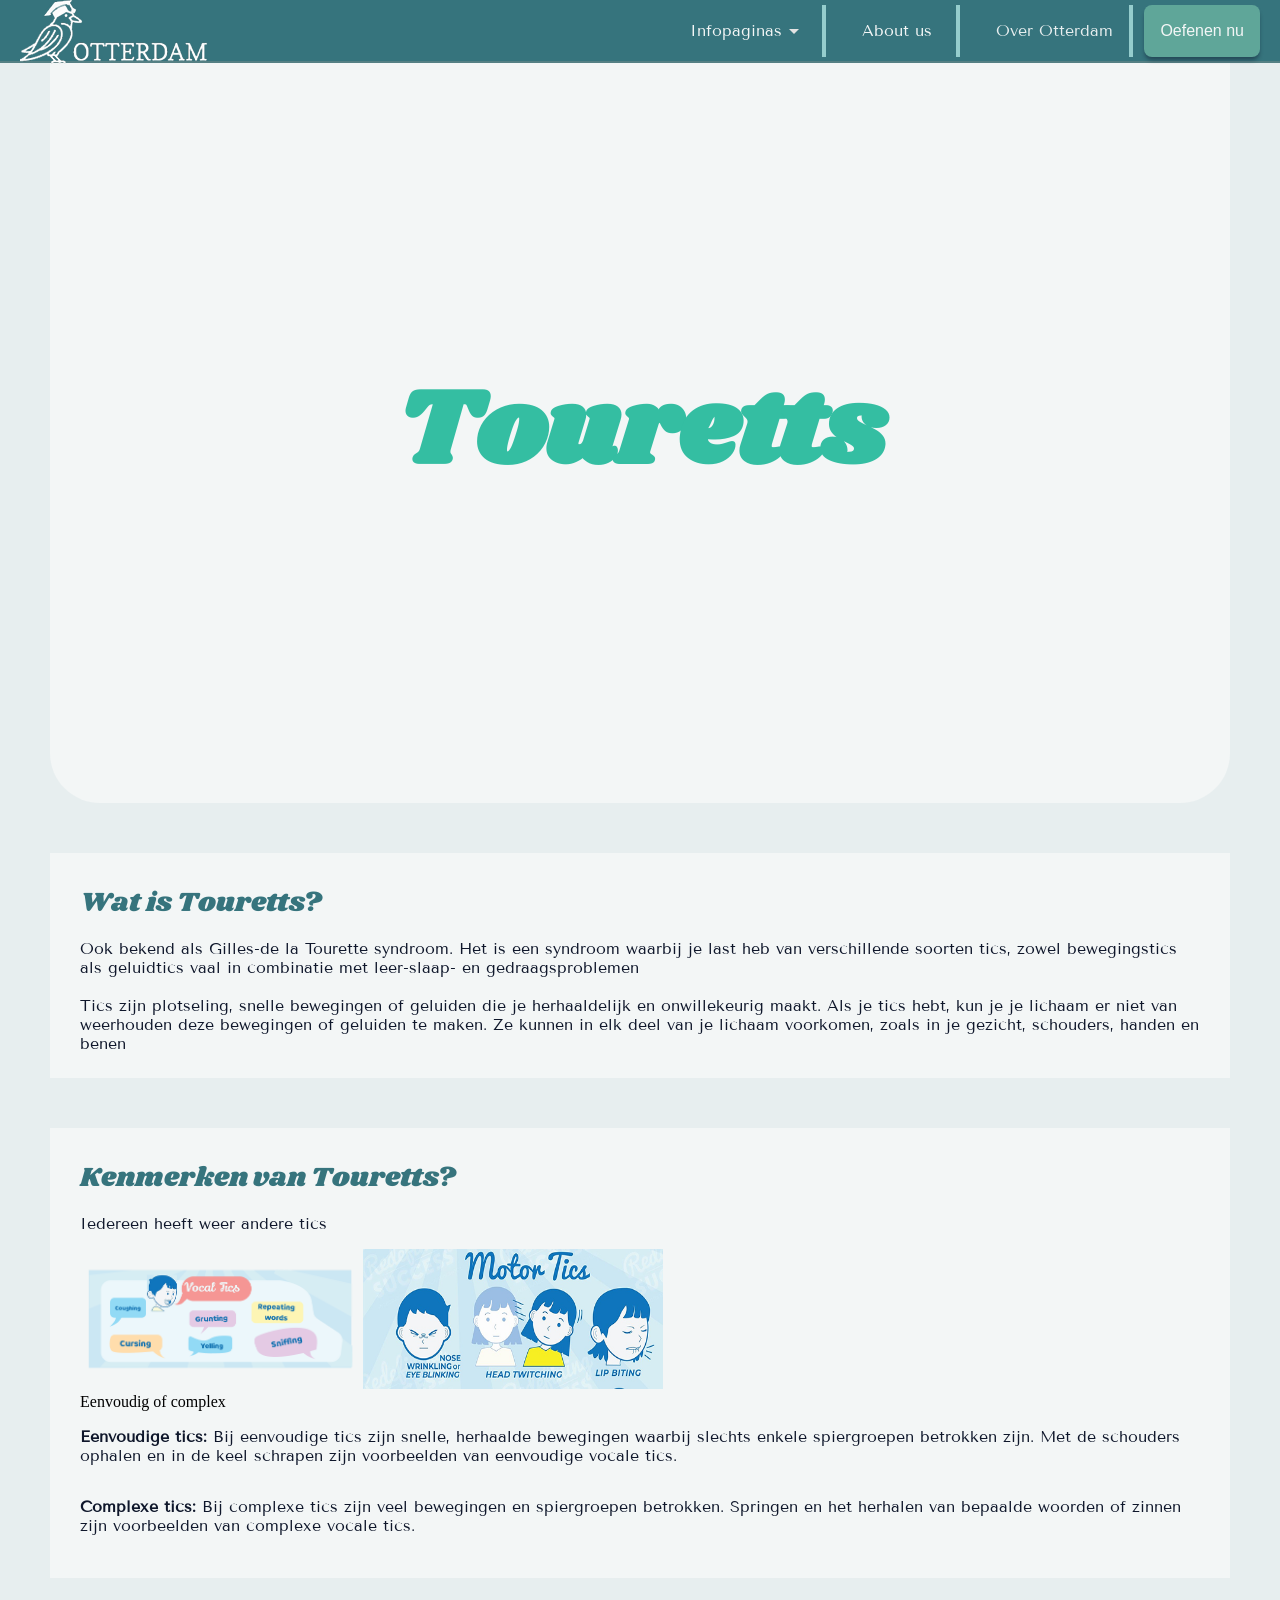
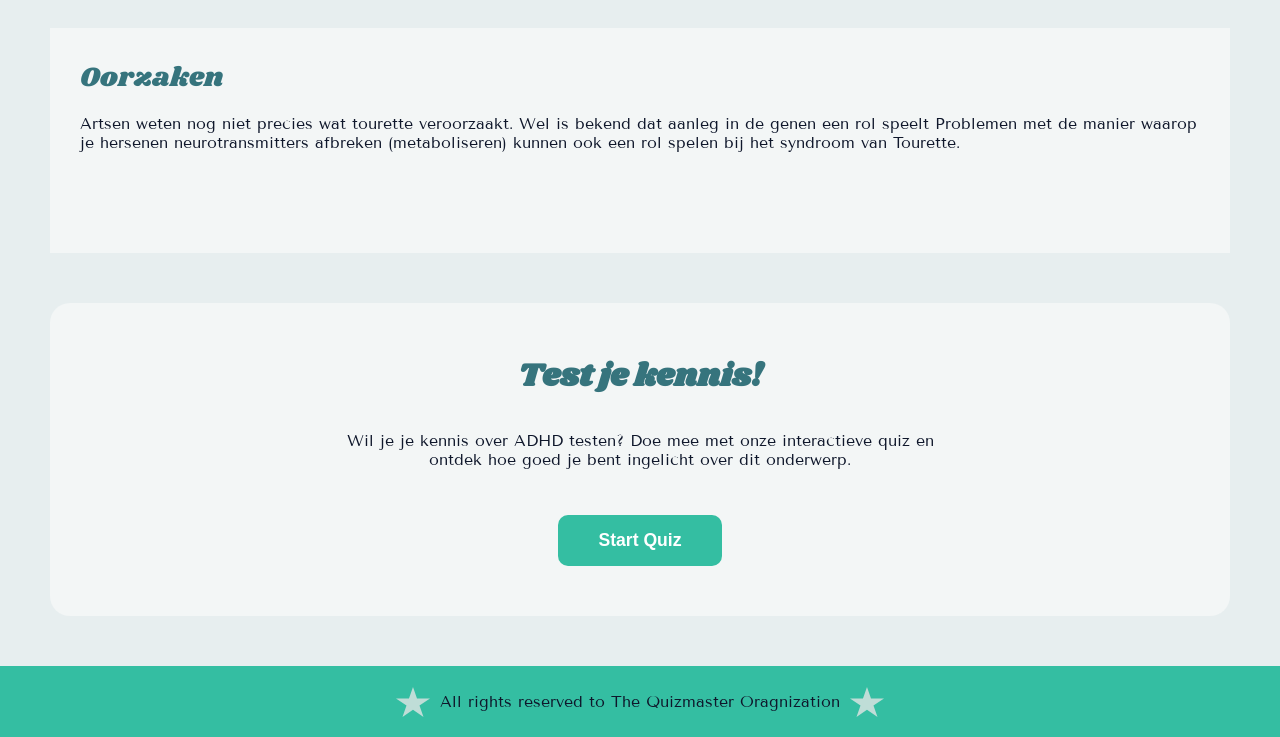
<file: Paginas/Touretts.html>
<!DOCTYPE html>
<html lang="en">

<head>
    <meta charset="UTF-8">
    <meta name="viewport" content="width=device-width, initial-scale=1.0">
    <link rel="stylesheet" href="../Styles/Main.css">
    <link rel="stylesheet" href="../Styles/Touretts.css">
    <script src="../Scripts/screensaver.js" defer></script>
    <title> Touretts </title>
</head>

<body>
    <!--Navigatie-->
    <div class="header">
        <div class="logo">
            <a href="../Index.html"> <img src="../img/logo2.png" href="../Index.html"></a>

        </div>

        <div class="random_tx">
            Words, this is vert important Words
        </div>
        <div class="nav_div">
            <!-- <button class="nav_btn"> <a href="#"> Infopaginas </a></button> -->
            <div class="dropdown">
                <div class="info_btn">
                    Infopaginas
                    <img src="../Icons/arrow_drop_down_23dp_E3E3E3_FILL0_wght400_GRAD0_opsz24.svg" class="drop_img"
                        height="24px">
                </div>

                <div class="drop-content">
                    <a href="../Paginas/ADHD.html">ADHD</a>
                    <a href="../Paginas/Autism.html">Autism</a>
                    <a href="../Paginas/Dyslexia.html">Dyslexia</a>
                    <a href="../Paginas/Touretts.html">Touretts</a>
                </div>

            </div>
            <div class="nav_btn btn1"> <a href="../Paginas/AboutUs.html"> About us </a></div>
            <div class="nav_btn btn2"> Over Otterdam</div>
            <button class="btn_oefen">Oefenen nu</button>
        </div>
    </div>
    <!-- ------ -->
    <!--Hero_info-->
    <div class="cont_hero">
        <div class="hero_text">
            <h1 class="main_text"> Touretts </h1>
        </div>

        
    </div>

    <!--Section 1-->
    <div class="sec1">
        <div class="para_header"> Wat is Touretts? </div>
        <p>
            Ook bekend als Gilles-de la Tourette syndroom. Het is een syndroom waarbij je last heb van verschillende
            soorten tics, zowel bewegingstics als geluidtics vaal in combinatie met leer-slaap- en gedraagsproblemen
            <br /><br />
            Tics zijn plotseling, snelle bewegingen of geluiden die je herhaaldelijk en onwillekeurig maakt. Als je
            tics hebt, kun je je lichaam er niet van weerhouden deze bewegingen of geluiden te maken. Ze kunnen in elk
            deel van je lichaam voorkomen, zoals in je gezicht, schouders, handen en benen
        </p>
    </div>

    <!-- Section 2 -->
    <div class="sec2">
       <div class="para_header"> Kenmerken van Touretts?</div>
        <p> Iedereen heeft weer andere tics </p>


       <div class="tout_imgs">
      <div class="tout_div">

        <div class="">
            <img src="../img/tic.png">
        </div>

      </div>


      <div class="tout_div">
        <div class="opo">
            <img src="../img/tix.png">
        </div>
      </div>
       </div>

         <div class="txtblox">
            <div class="subhead_txt"> Eenvoudig of complex </div>
            <p>
                <b> Eenvoudige tics: </b> Bij eenvoudige tics zijn snelle, herhaalde bewegingen waarbij slechts enkele
                spiergroepen
                betrokken zijn. Met de schouders ophalen en in de keel schrapen zijn voorbeelden van eenvoudige vocale
                tics.
            </p>

            <p>
                <b> Complexe tics: </b> Bij complexe tics zijn veel bewegingen en spiergroepen betrokken. Springen en
                het
                herhalen van bepaalde woorden of zinnen zijn voorbeelden van complexe vocale tics.
            </p>
        </div>

    </div>

        <!-- Section 3 -->
    <div class="sec3">
        <div class="para_header"> Oorzaken </div>
        <p>
            Artsen weten nog niet precies wat tourette veroorzaakt. Wel is bekend dat aanleg in de genen een rol speelt
            Problemen met de manier waarop je hersenen neurotransmitters afbreken (metaboliseren) kunnen ook een rol
            spelen bij het syndroom van Tourette.
        </p>
    </div>

    <!-- Section 4 -->
    <div class="quiz_section">
        <div class="quiz_content">
            <h2>Test je kennis!</h2>
            <p>Wil je je kennis over ADHD testen? Doe mee met onze interactieve quiz en ontdek hoe goed je bent ingelicht over dit onderwerp.</p>
            <form action="../Quiz/Quiz.php" method="post">
                <input type="hidden" name="topic" value="touretts"> <!-- Value moet de topic zijn anders werkt the pagina niet-->
                <input type="submit" value="Start Quiz" class="quiz-button">
            </form>
        </div>
    </div>

      <!--Footer-->
  <div class="footer">
    <img src="../img/Star 6.svg" />

    <p>All rights reserved to The Quizmaster Oragnization</p>

    <img src="../img/Star 6.svg" />
  </div>

  <div class="screensaver-layout hidden">
    <div id="box">
      <img src="../img/brain.png" alt="Image of an brain" class="screensaver-image">
    </div>
  </div>


</body>

</html>
</file>
<file: Styles/Main.css>
/* Fonts */
@import url("https://fonts.googleapis.com/css2?family=Shrikhand&display=swap");
@import url("https://fonts.googleapis.com/css2?family=Fahkwang:ital,wght@0,400;0,600;1,400&display=swap");
@import url("https://fonts.googleapis.com/css2?family=Tenor+Sans&display=swap");

/*------------------------------------*/
html {
    scroll-behavior: smooth;
}
* {
    margin: 0;
    padding: 0;
    box-sizing: border-box;
}

body {
    background: #e7eeef;
    min-height: 100dvh;
    width: 100vw;
    height: 100vh;
    overflow-x: hidden;
}

p {
    color: #0f172b;
}

/*------------------------------------*/
/*------Nav_bullshit------*/
.header {
    display: flex;
    align-items: center;
    width: 100%;
    height: 7%;
    color: #e7eeef;
    padding: 10px 20px;
    background-color: #36747d;
    border-bottom: 2px solid rgba(119, 141, 141, 0.48);
    position: relative;
    z-index: 4;
    justify-content: space-between;
    text-align: center;
}

.header {
    font-family: "Tenor Sans", sans-serif;
    font-weight: 400;
    font-style: normal;
}

.nav_div {
    display: flex;
}

.nav_btn {
    display: flex;
    align-items: center;
    background-color: #26eac600;
    font-size: 16px;
    border-right: #95cdcd solid 4.5px;
    padding: 14px 16px;
    margin-left: 20px;

    a {
        text-decoration: none;
        color: #f3f6f6;
    }
}

.random_tx {
    display: none;
    overflow: hidden;
}

.btn1 {
    width: 114px;
    justify-items: center;
}

/* dropdown */
.dropdown {
    position: relative;
    display: inline-block;
}

.info_btn {
    display: flex;
    align-items: center;
    background-color: #26eac600;
    font-size: 16px;
    color: #f3f6f6;
    border-right: #95cdcd solid 4.5px;
    padding: 14px 16px;
    cursor: pointer;
    margin-left: 20px;
}

.btn_oefen {
    display: flex;
    align-items: center;
    background-color: #5fa699;
    color: #f3f6f6;
    font-size: 16px;
    padding: 14px 16px;
    border: none;
    border-radius: 8px;
    box-shadow: 0px 4px 4.1px -1px rgba(15, 23, 43, 0.48);

    margin-left: 11px;
}

.drop-content {
    display: none;
    position: absolute;
    background-color: rgba(149, 205, 205, 0.38);
    backdrop-filter: blur(2.05px);
    border-radius: 10px 10px 20px 20px;
    overflow: hidden;
    min-width: 160px;
    border-width: 0px 1px 1px 1px;
    border-style: solid;
    border-color: #36747d;
    z-index: 4;
}

.drop-content a {
    color: #0f172b;
    padding: 12px 16px;
    text-decoration: none;
    display: block;
}
.drop-content a:hover {
    background-color: #47c5ab7e;
}

.dropdown:hover .drop-content {
    display: block;
}

/*------------------------------------*/
/* Contents */

/* Hero */

.cont_hero {
    position: relative;
    height: calc(100dvh - 10em);
    margin: 0px 50px;
}

.hero_text {
    position: relative;
    height: 100%;
    background-color: #f3f6f6;
    width: 100%;
    border-radius: 0px 0px 50px 50px;
}

.hero_text {
    display: flex;
    flex-direction: column;
    align-items: center;
    justify-content: center;
}

/* hero text */
.main_text {
    font-family: "Shrikhand", serif;
    font-size: calc(7vw + 1rem);
    color: #34bea2;
}

.subheader {
    font-family: "Fahkwang", sans-serif;
    font-weight: 400;
    font-size: 1.5rem;
    font-style: italic;
}

/* Contents */
/* Section 1 */
.sec1 {
    position: relative;
    height: 25%;
    background-color: #f3f6f6;
    margin: 50px 50px 0;
    padding: 30px;
}

.sec1 {
    display: flex;
    flex-direction: column;
    text-align: start;
}
.para_header {
    font-family: "Shrikhand", serif;
    color: #36747d;
    font-size: 1.7rem;
}

.sec1 p {
    font-family: "Tenor Sans", sans-serif;
    font-weight: 400;
    font-style: normal;
    font-style: 0.875em;
    padding: 1em 0;
}

/* Section 2 */
.sec2 {
    position: relative;
    height: 50%;
    background-color: #f3f6f6;
    margin: 50px;
    padding: 30px;
}

.sec2 {
    display: flex;
    flex-direction: column;
    text-align: start;
}

.sec_imgs {
    margin-top: 20px;
    display: flex;
    flex-direction: row;
    justify-content: space-evenly;
}


/* Footer */

.footer {
  position: relative;
  background-color: #34bea2;
  padding: 10px;
  display: flex;
  flex-direction: row;
  justify-content: center;
  align-items: center;
}

.footer img {
  height: 30px;
  margin: 10px;
}

/* quiz knoppen */
.quiz_section {
  background-color: #f3f6f6;
  margin: 50px;
  padding: 50px;
  border-radius: 20px;
  text-align: center;
}

.quiz_content {
  max-width: 600px;
  margin: 0 auto;
}

.quiz_content h2 {
  font-family: "Shrikhand", serif;
  font-size: 2rem;
  color: #36747d;
  margin-bottom: 15px;
}

.quiz_content p {
  font-family: "Tenor Sans", sans-serif;
  font-size: 1rem;
  color: #0f172b;
  margin-bottom: 30px;
}

.quiz-button {
  color: white;
  font-size: 1.1rem;
  background-color: #34bea2;
  font-weight: 600;
  padding: 15px 40px;
  border: none;
  border-radius: 10px;
  cursor: pointer;
}


.screensaver-layout {
    background: rgba(255, 255, 255, 0.9);
    z-index: 1000;
    position: fixed;
    top: 0;
    left: 0;
    width: 100%;
    height: 100%;
  }
  
  .hidden {
    display: none;
  }

  #box {
    position: absolute;
    width: 200px;
    height: 200px;
    animation: moveX 8s linear infinite alternate,
               moveY 6s linear infinite alternate;
  }

  #box img {
    width: 100%;
    height: 100%;
    object-fit: contain;
  }

  @keyframes moveX {
    from { left: 0px; }
    to   { left: calc(100vw - 200px); }
  }

  @keyframes moveY {
    from { top: 0px; }
    to   { top: calc(100vh - 200px); }
  }
</file>
<file: Styles/home.css>
.img_div {
  border-radius: 60px 10px 50px 0px;
  background-color: #bfddd7;
}

.sec_imgs img {
  width: 200px;
  height: auto;
  display: inline-block;
  padding: 20px;
  border-radius: 60px 10px 50px 0px;
}

/* Section 3 */
.sec3 {
  position: relative;
  height: 50%;
  background-color: #f3f6f6;
  margin: 50px;
  padding: 30px;
}

.sec3 p {
  font-family: "Tenor Sans", sans-serif;
  font-weight: 400;
  font-style: normal;
  padding: 1em 0;
}

/* Section 4 */
.sec4 {
  position: relative;
  height: 70%;
  background-color: #f3f6f6;
  margin: 50px;
  padding: 30px;
}

.txt_block {
  background-color: #95cdcd;
  padding: min(5em, 8%);
  border-radius: 186px 186px 10px 10px;
}

.sec4 a {
  text-decoration: none;
  color: #0f172b;
}

.sec4_p{
  font-family: "Tenor Sans", sans-serif;
  font-weight: 400;
  font-style: normal;
  padding: 1em 0;
}
.sec4_cont {
  display: flex;
  flex-direction: row;
  justify-content: space-evenly;
  font-size: 1.2em;
  padding: 1em 0;
}

/* Footer */

.footer {
  position: relative;
  background-color: #34bea2;
  padding: 10px;
  display: flex;
  flex-direction: row;
  justify-content: center;
  align-items: center;
}

.footer img {
  height: 30px;
  margin: 10px;
}
</file>
<file: Styles/AboutUs.css>
.team_section {
  display: flex;
  flex-direction: row;
  justify-content: space-around;
  align-items: flex-start;
  background-color: #f3f6f6;
  margin: 50px;
  padding: 40px;
  border-radius: 20px;
  gap: 30px;
}

.team_member {
  display: flex;
  flex-direction: column;
  align-items: center;
  text-align: center;
  background-color: #ffffff;
  padding: 30px;
  border-radius: 15px;
  box-shadow: 0px 4px 8px rgba(0, 0, 0, 0.1);
  flex: 1;
  max-width: 350px;
}

.info {
  width: 100%;
}

.name {
  font-family: "Shrikhand", serif;
  font-size: 1.5rem;
  color: #36747d;
  margin-bottom: 5px;
}

.role {
  font-family: "Tenor Sans", sans-serif;
  font-size: 1rem;
  color: #34bea2;
  font-weight: 600;
  margin-bottom: 15px;
}

.bio {
  font-family: "Tenor Sans", sans-serif;
  font-weight: 400;
  font-size: 0.95rem;
  color: #0f172b;
  line-height: 1.6;
}
</file>
<file: Styles/ADHD.css>
/* Fonts */
@import url("https://fonts.googleapis.com/css2?family=Shrikhand&display=swap");
@import url("https://fonts.googleapis.com/css2?family=Fahkwang:ital,wght@0,400;0,600;1,400&display=swap");
@import url("https://fonts.googleapis.com/css2?family=Tenor+Sans&display=swap");

/*------------------------------------*/
html {
  scroll-behavior: smooth;
}
* {
  margin: 0;
  padding: 0;
  box-sizing: border-box;
}

body {
  background: #e7eeef;
  min-height: 100dvh;
  overflow-x: hidden;
}

p {
  color: #0f172b;
  font-family: "Tenor Sans", sans-serif;
  font-weight: 400;
  font-style: normal;
  padding: 1em 0;
}

/*------------------------------------*/
/*------Nav_bullshit------*/
.header {
  display: flex;
  align-items: center;
  width: 100%;
  height: 7%;
  color: #e7eeef;
  padding: 10px 20px;
  background-color: #36747d;
  border-bottom: 2px solid rgba(119, 141, 141, 0.48);
  position: relative;
  z-index: 4;
  justify-content: space-between;
  text-align: center;
}

.header {
  font-family: "Tenor Sans", sans-serif;
  font-weight: 400;
  font-style: normal;
}

.nav_div {
  display: flex;
}

.nav_btn {
  display: flex;
  align-items: center;
  background-color: #26eac600;
  font-size: 16px;
  border-right: #95cdcd solid 4.5px;
  padding: 14px 16px;
  margin-left: 20px;

  a {
    text-decoration: none;
    color: #f3f6f6;
  }
}

.random_tx {
  display: none;
  overflow: hidden;
}

.btn1 {
  width: 114px;
  justify-items: center;
}

/* dropdown */
.dropdown {
  position: relative;
  display: inline-block;
}

.info_btn {
  display: flex;
  align-items: center;
  background-color: #26eac600;
  font-size: 16px;
  color: #f3f6f6;
  border-right: #95cdcd solid 4.5px;
  padding: 14px 16px;
  cursor: pointer;
  margin-left: 20px;
}

.btn_oefen {
  display: flex;
  align-items: center;
  background-color: #5fa699;
  color: #f3f6f6;
  font-size: 16px;
  padding: 14px 16px;
  border: none;
  border-radius: 8px;
  box-shadow: 0px 4px 4.1px -1px rgba(15, 23, 43, 0.48);

  margin-left: 11px;
}

.drop-content {
  display: none;
  position: absolute;
  background-color: rgba(149, 205, 205, 0.38);
  backdrop-filter: blur(2.05px);
  border-radius: 10px 10px 20px 20px;
  overflow: hidden;
  min-width: 160px;
  border-width: 0px 1px 1px 1px;
  border-style: solid;
  border-color: #36747d;
  z-index: 4;
}

.drop-content a {
  color: #0f172b;
  padding: 12px 16px;
  text-decoration: none;
  display: block;
}
.drop-content a:hover {
  background-color: #47c5ab7e;
}

.dropdown:hover .drop-content {
  display: block;
}

/*------------------------------------*/
/* Contents */
/* Hero */

.cont_hero {
  position: relative;
  height: calc(100dvh - 10em);
  margin: 0px 50px;
}

.hero_text {
  position: relative;
  height: 100%;
  background-color: #f3f6f6;
  width: 100%;
  border-radius: 0px 0px 50px 50px;
}

.hero_text {
  display: flex;
  flex-direction: column;
  align-items: center;
  justify-content: center;
}

/* hero text */
.main_text {
  font-family: "Shrikhand", serif;
  font-size: calc(7vw + 1rem);
  color: #34bea2;
}

.subheader {
  font-family: "Fahkwang", sans-serif;
  font-weight: 400;
  font-size: 1.5rem;
  font-style: italic;
}

/* Section 1 */
.sec1 {
  position: relative;
  height: 25%;
  background-color: #f3f6f6;
  margin: 50px 50px 0;
  padding: 30px;
}

.sec1 {
  display: flex;
  flex-direction: column;
  text-align: start;
}
.para_header {
  font-family: "Shrikhand", serif;
  color: #36747d;
  font-size: 1.7rem;
}

.sec1 p {
  font-family: "Tenor Sans", sans-serif;
  font-weight: 400;
  font-style: normal;
  font-style: 0.9em;
  padding: 1em 0;
}
/* ======================================================================= */
/* Section 2 */
.sec2 {
  position: relative;
  height: 50%;
  background-color: #f3f6f6;
  margin: 50px;
  padding: 30px;
}

.sec2 {
  display: flex;
  flex-direction: column;
  text-align: start;
}

/* Soorten */
.types_div{
    display: flex;
    flex-direction: column;
    justify-content: center;
    align-items: center;
    position: relative;
}
.A_div{
    width: 100px;
    height: 100px;
    border-radius: 20px;
    background-color: #bfddd7;
    box-shadow: 4px -40px 60px 5px #95cdcd inset;
    margin-bottom: 20px;
}


.sec_imgs {
  margin-top: 20px;
  display: flex;
  flex-direction: row;
  justify-content: space-around;
  flex-wrap: wrap;
}


/* ADHD Info's */
.info_div{
    width: 100%;
    display: flex;
    margin-left: 30px;
    gap: 20px;
}

.divinfo, .comb_info, .hype_info {
    width: min(60px 100%);
    padding: 1.5em;
    color: black;
    cursor: pointer;
    transition: 150ms ease;
    display: grid;
    grid-template-rows: 1em 0fr;
    justify-items: start;
}



/* ------------------------------------------- */
.infoheader{
 font-family: "Fahkwang", sans-serif;
  font-weight: 600;
  font-style: normal;
 text-align: center;
 cursor: pointer;
}

.open {
    grid-template-rows: 1em 1fr;}

p {
}


.hide, .hide_com, .hide_hyper{
    overflow: hidden;
}


/* ANIMATIES */
.inatt{
    animation: spacing 2.4s ease infinite ;
}

.impuls{
    animation: hyper 1s ease infinite;
}

.comned{
    animation: combined 2.5s ease-in infinite;
}

@keyframes spacing {
  0% {
    opacity: 1;
    transform: translateY(-20px);
  }
  40%{
    opacity: 1.2;
  }

  60%{
    opacity: 1.5;
  }

  100% {
    opacity: 0;
    transform: translateY(0);
  }   
}

@keyframes hyper{
  30% { transform: scale(1.2); }
  40%, 60% { transform: rotate(-20deg) scale(1.2); }
  50% { transform: rotate(25deg) scale(1.2); }
  70% { transform: rotate(0deg) scale(1.2); }
  100% { transform: scale(1); }
}

@keyframes combined{
  0% {
    opacity: 0;
    transform: translateY(-20px);
    }
    30%{   
        opacity: 1;
        transform: scale(1.2);
    }
    40%, 60% {  
         transform: rotate(-20deg) scale(1.2);
         opacity: 1;
        }
    50% { 
        transform: rotate(20deg) scale(1.2); 
        opacity: 1;
    }
    70% { 
        transform: rotate(0deg) scale(1.2); 
        opacity: 1;
        
    }
    100% { 
        transform: scale(1);
        opacity: 0;
        border-radius: 50px;
     }
}
/* ------------------------------------------- */
/* SEction  & 4 */
.sec3, .sec4 {
  position: relative;
  height: 70%;
  background-color: #f3f6f6;
  margin: 50px;
  padding: 30px;
}

.sec3 p, .sec4 p{
  font-family: "Tenor Sans", sans-serif;
  font-weight: 400;
  font-style: normal;
  padding: 0.5em 0;
}


.subhead_txt{
  font-family: "Fahkwang", sans-serif;
  font-weight: 600;
  font-style: normal;
  cursor: pointer;
  margin: 0.6em 0;
  font-size: 1.13em;
  text-decoration: underline;
}

/* Footer */

.footer {
  position: relative;
  background-color: #34bea2;
  padding: 10px;
  display: flex;
  flex-direction: row;
  justify-content: center;
  align-items: center;
}

.footer img {
  height: 30px;
  margin: 10px;
}



/* ======================================================================= */
</file>
<file: Styles/Autism.css>
.trait_box {
  background-color: #e8f5f0;
  padding: 25px;
  border-radius: 15px;
  border-left: 5px solid #34bea2;
  flex: 1;
  min-width: 250px;
}

.trait_box h3 {
  font-family: "Shrikhand", serif;
  color: #36747d;
  font-size: 1.3rem;
  margin-bottom: 10px;
}



.trait_box p {
  font-family: "Tenor Sans", sans-serif;
  color: #0f172b;
  font-size: 0.95rem;
  line-height: 1.6;
}
</file>
<file: Styles/Dyslexia.css>
.sec2 {
  padding: 40px 32px;
  background-color: #f3f6f6;
  margin: 50px;
  display: flex;
  flex-direction: column;
  text-align: start;
}

.sec2 > p {
  color: #444;
  font-size: 0.9rem;
  margin-bottom: 22px;
}


.compare-box {
  width: 100%;
  max-width: 700px;
  margin: 0 auto;
  background: #fff;
  border: 1px solid #e2e8ea;
  border-radius: 12px;
  overflow: hidden;
  display: flex;
}

.side {
  flex: 1;
  min-height: 150px;
  padding: 22px 24px;
  text-align: center;
  display: flex;
  flex-direction: column;
  justify-content: center;
}


.side + .side {
  border-left: 1px solid #e2e8ea;
}

.side h3 {
  font-family: "Shrikhand", serif;
  font-size: 0.95rem;
  font-style: italic;
  color: #36747d;
  margin-bottom: 14px;
}

.side:last-child h3 {
  color: #8b5cf6;
}

.side p {
  display: none;
}

.word {
  font-family: "Tenor Sans", sans-serif;
  font-size: 2rem;
  font-weight: 700;
  line-height: 1;
  letter-spacing: 0.02em;
  margin: 0;
}



.normal {
  color: #36747d;
}

.scrambled {
  color: #8b5cf6;
}
</file>
<file: Styles/Touretts.css>
/*------------------------------------*/
html{
    scroll-behavior: smooth;
}
*{
    margin: 0;
    padding: 0;
    box-sizing: border-box;
}

body{
    background: #E7EEEF;
    min-height: 100dvh;
    overflow-x: hidden;
}

p{
   color: #0f172b;
}


/*------------------------------------*/
/*------Nav_bullshit------*/
.header{
    display: flex;
    align-items: center;
    width: 100%;
    height: 7%;
    color: #E7EEEF;
    padding: 10px 20px;
    background-color: #36747d;
    border-bottom: 2px solid rgba(119, 141, 141, 0.48);
    position: relative;
    z-index: 4;
    justify-content: space-between;  
    text-align: center; 
}

.header {
    font-family: "Tenor Sans", sans-serif;
    font-weight: 400;
    font-style: normal;
}

.nav_div{
    display: flex;
}
  
.nav_btn{
    display: flex;
    align-items: center;
    background-color: #26eac600;
    font-size: 16px;
    border-right: #95cdcd solid 4.5px;
    padding: 14px 16px;
    margin-left: 20px;


    a{
        text-decoration: none;
        color: #F3F6F6;
    }

}

.random_tx{
    display: none;
    overflow: hidden;
}

.btn1{
    width: 114px;
    justify-items: center;
}


/* dropdown */
.dropdown{
    position: relative;
    display: inline-block;
}

.info_btn{
    display: flex;
    align-items: center;
    background-color: #26eac600;
    font-size: 16px;
    color: #F3F6F6;
    border-right: #95cdcd solid 4.5px;
    padding: 14px 16px;
    cursor: pointer;
    margin-left: 20px
}

.btn_oefen{
    display: flex;
    align-items: center;
    background-color: #5fa699;
    color: #F3F6F6;
    font-size: 16px;
    padding: 14px 16px;
    border: none;
    border-radius: 8px;
    box-shadow: 0px 4px 4.1px -1px rgba(15, 23, 43, 0.48);
    
    margin-left: 11px;
}

.drop-content{
    display: none;
    position: absolute;
    background-color: rgba(149, 205, 205, 0.38);
    backdrop-filter: blur(2.05px);
    border-radius: 10px 10px 20px 20px;
    overflow: hidden;
    min-width: 160px;
    border-width: 0px 1px 1px 1px;
    border-style: solid;
    border-color: #36747D;
    z-index: 4;

}

.drop-content a{
    color: #0f172b;
    padding: 12px 16px;
    text-decoration: none;
    display: block;
}
.drop-content a:hover{
    background-color: #47c5ab7e;
}

.dropdown:hover .drop-content{
    display: block;
}
/*------------------------------------*/
/* Contents */
/* Hero */

.cont_hero {
  position: relative;
  height: calc(100dvh - 10em);
  margin: 0px 50px;
}

.hero_text {
  position: relative;
  height: 100%;
  background-color: #f3f6f6;
  width: 100%;
  border-radius: 0px 0px 50px 50px;
}

.hero_text {
  display: flex;
  flex-direction: column;
  align-items: center;
  justify-content: center;
}

/* hero text */
.main_text {
  font-family: "Shrikhand", serif;
  font-size: calc(7vw + 1rem);
  color: #34bea2;
}

.subheader {
  font-family: "Fahkwang", sans-serif;
  font-weight: 400;
  font-size: 1.5rem;
  font-style: italic;
}


/*------------------------------------*/
/* <!--Section 1--> */
.sec1, .sec3{
  position: relative;
  height: 25%;
  background-color: #f3f6f6;
  margin: 50px 50px 0;
  padding: 30px;
}

.sec1, .sec3 {
  display: flex;
  flex-direction: column;
  text-align: start;
}
.para_header {
  font-family: "Shrikhand", serif;
  color: #36747d;
  font-size: 1.7rem;
}

.sec1 p,  .sec3 p {
  font-family: "Tenor Sans", sans-serif;
  font-weight: 400;
  font-style: normal;
  font-style: 0.9em;
  padding: 1em 0;
}

/* ----------Section 2------------- */
 .sec2 {
  position: relative;
  height: 50%;
  background-color: #f3f6f6;
  margin: 50px;
  padding: 30px;
}

p{
  font-family: "Tenor Sans", sans-serif;
  font-weight: 400;
  font-style: normal;
  font-style: 0.9em;
  padding: 1em 0;
}

.sec2 {
  display: flex;
  flex-direction: column;
  text-align: start;
}

.tout_imgs{
  display: flex;
  flex-direction: rol;
}

.tout_div{
  img{
    height: 140px;
    width: auto;
  }
}

.opo img{
  width: 300px;
}
/* --------------------------------------------- */
/* Footer */

.footer {
  position: relative;
  background-color: #34bea2;
  padding: 10px;
  display: flex;
  flex-direction: row;
  justify-content: center;
  align-items: center;
}

.footer img {
  height: 30px;
  margin: 10px;
}



/* ======================================================================= */
</file>
